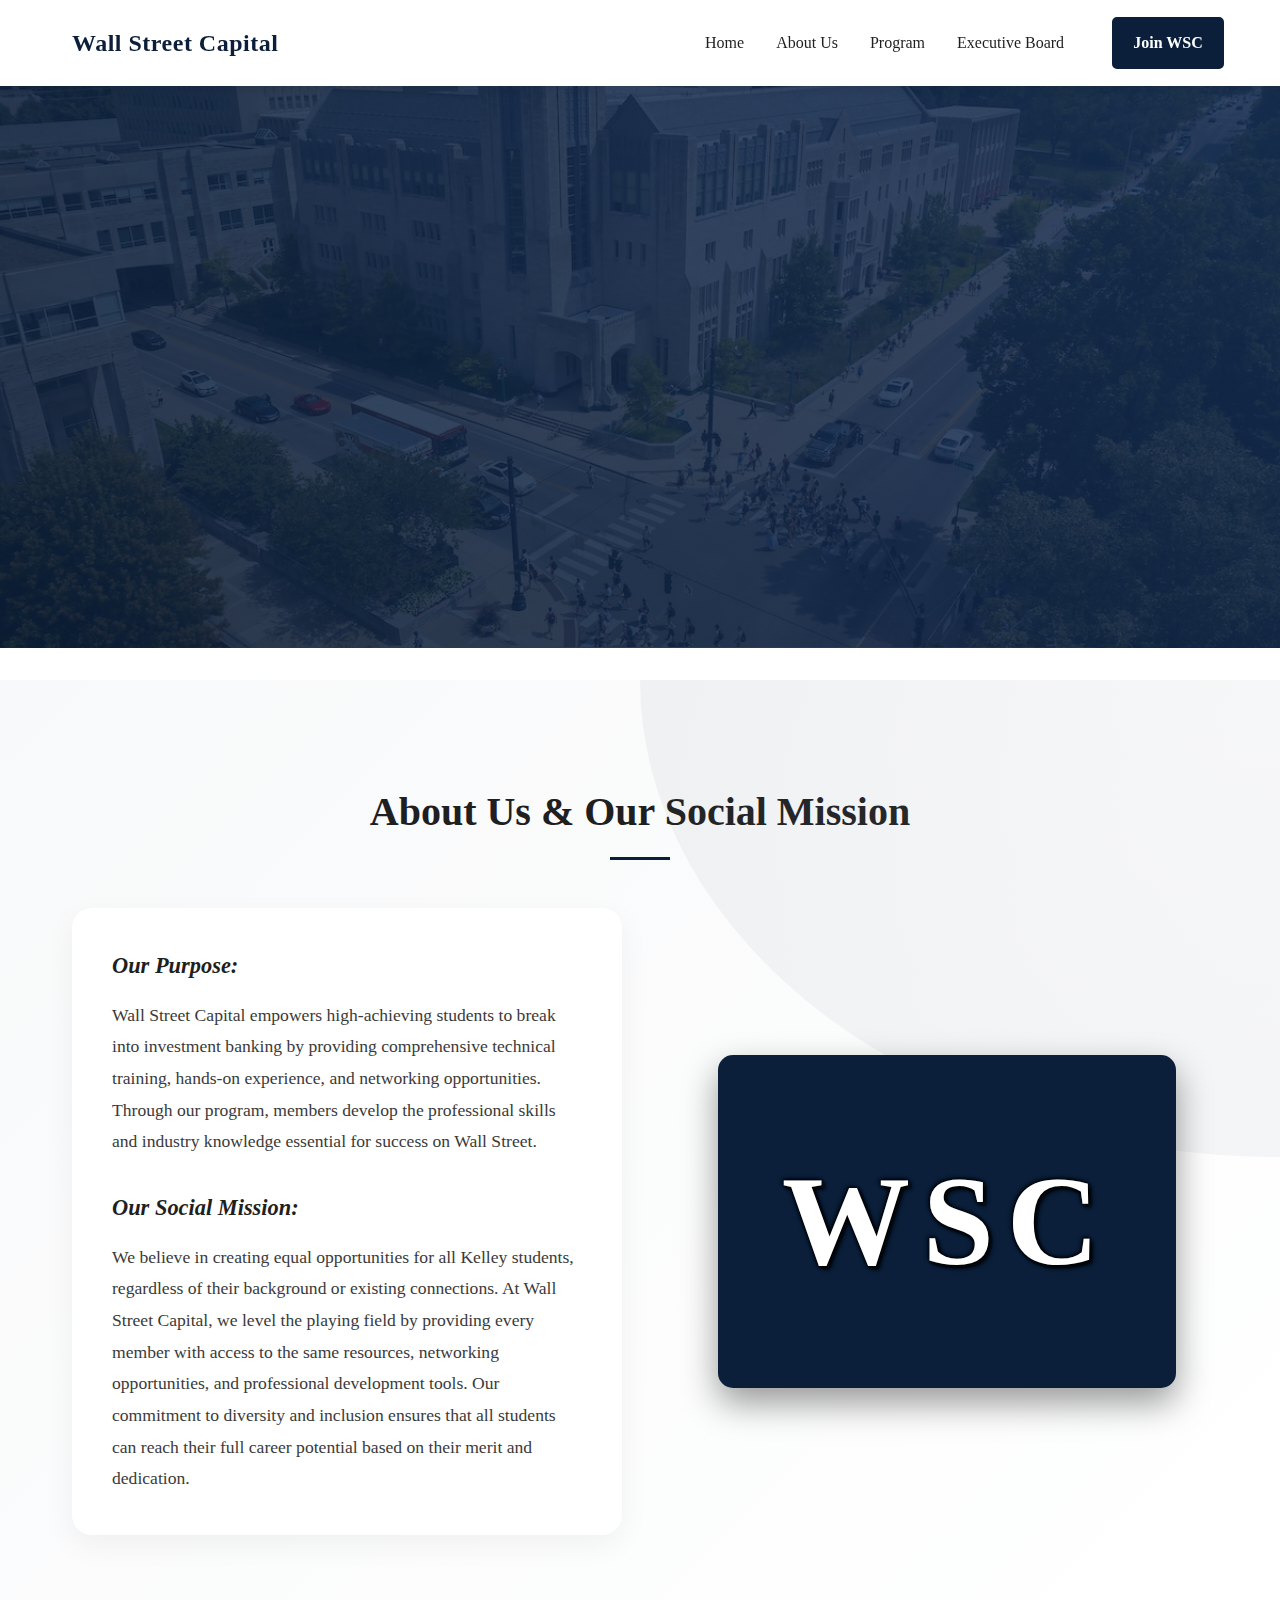
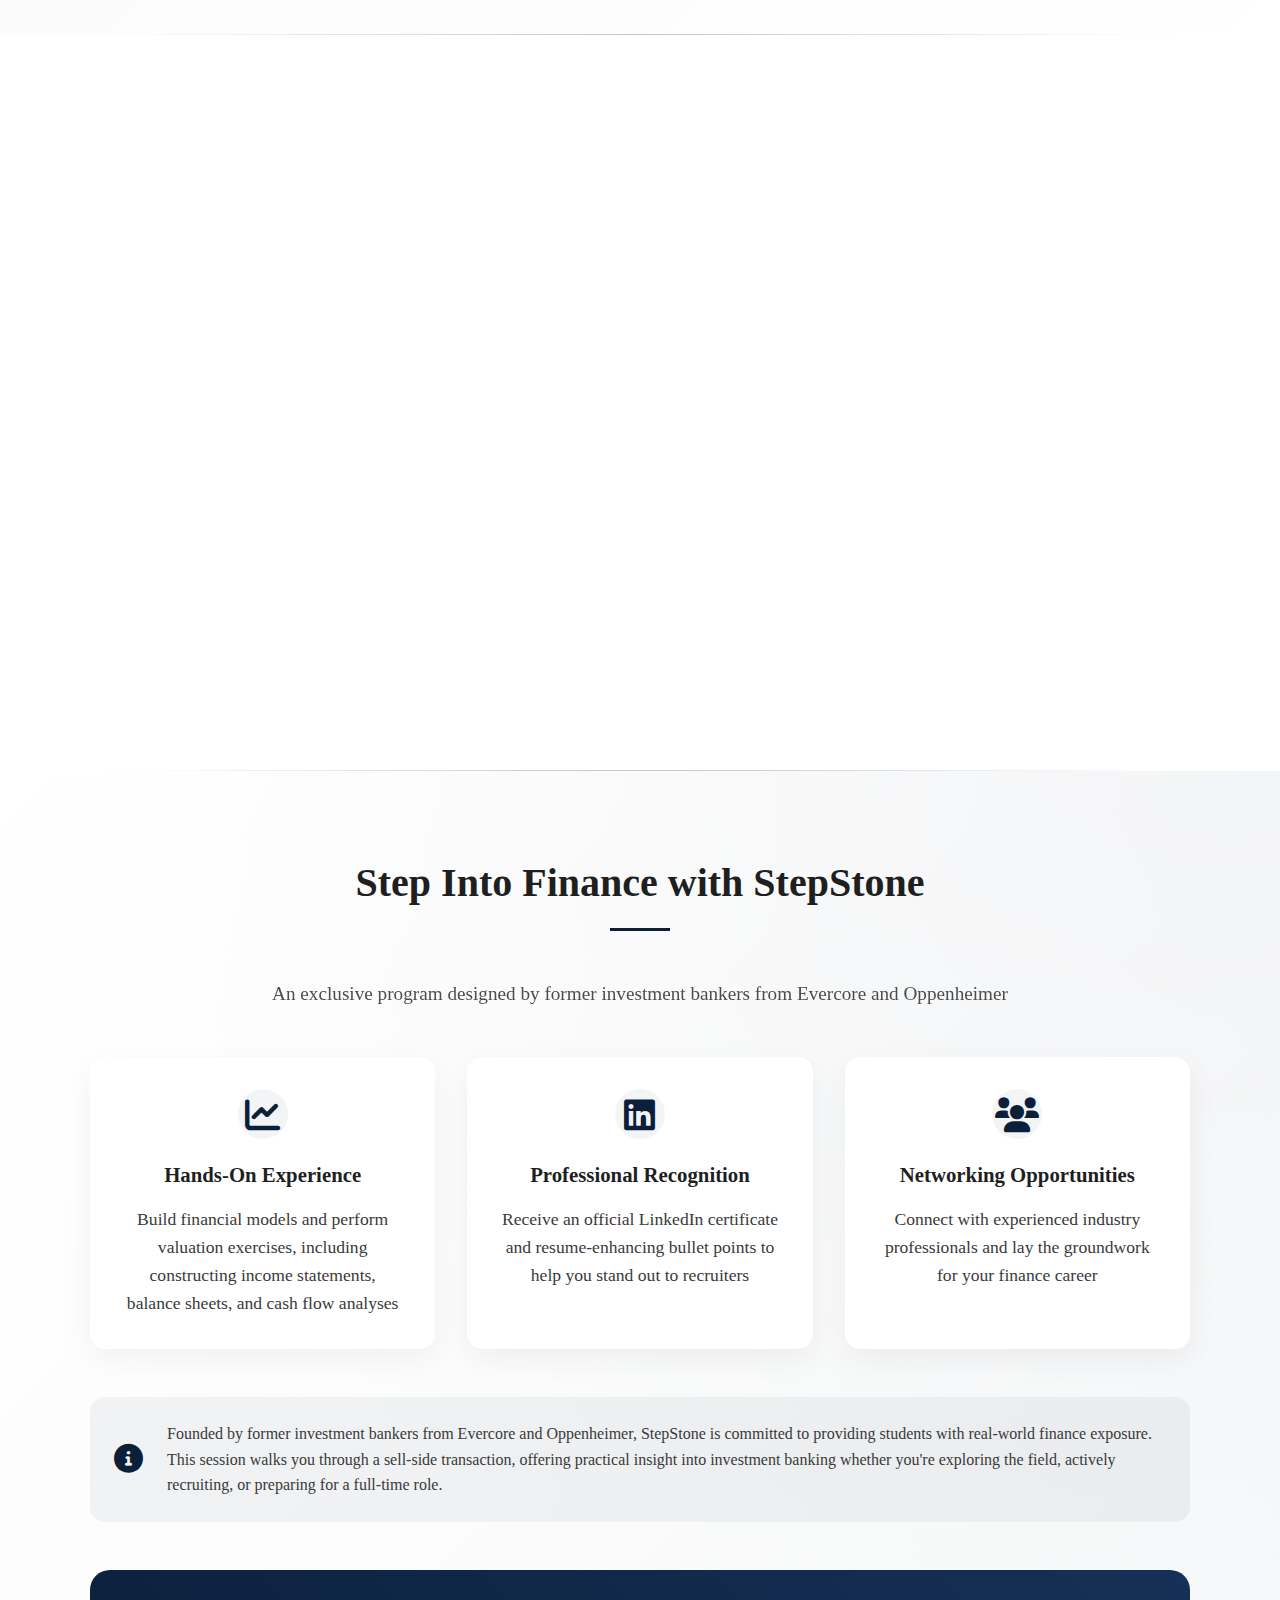
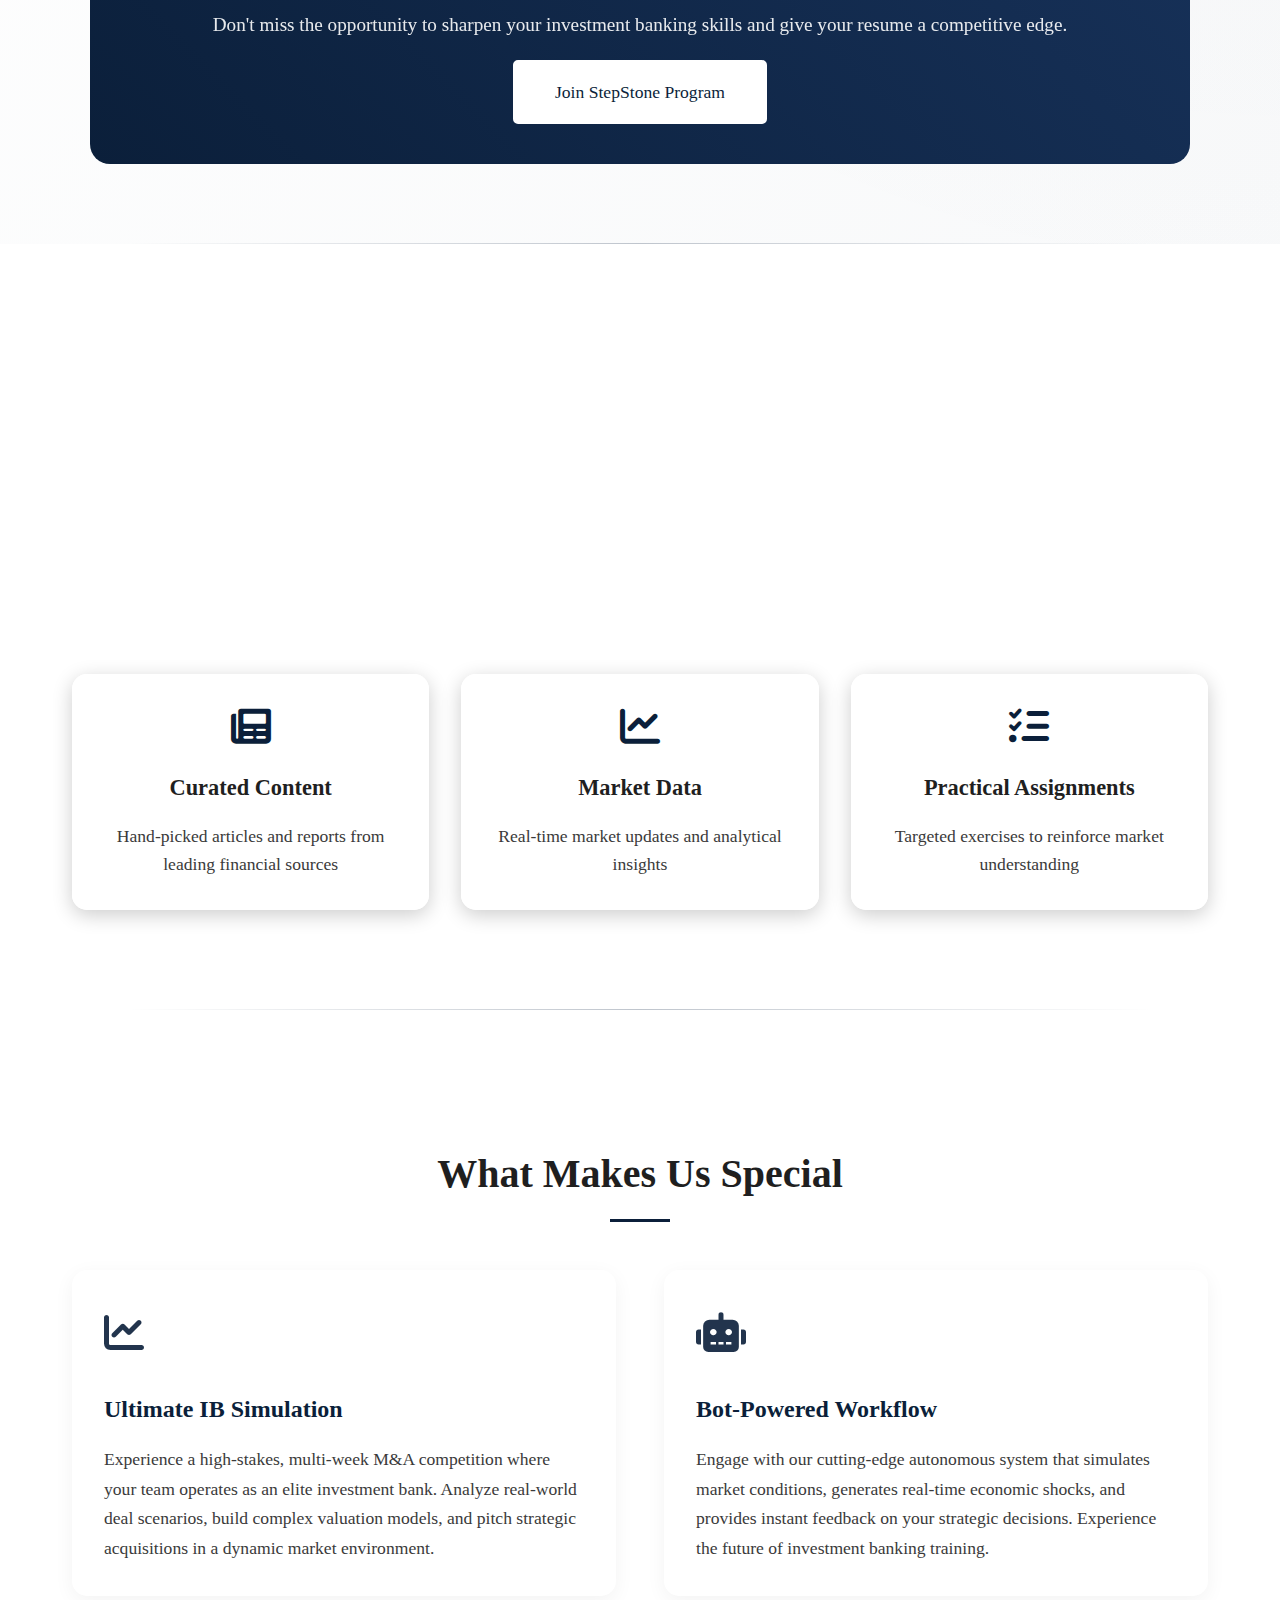
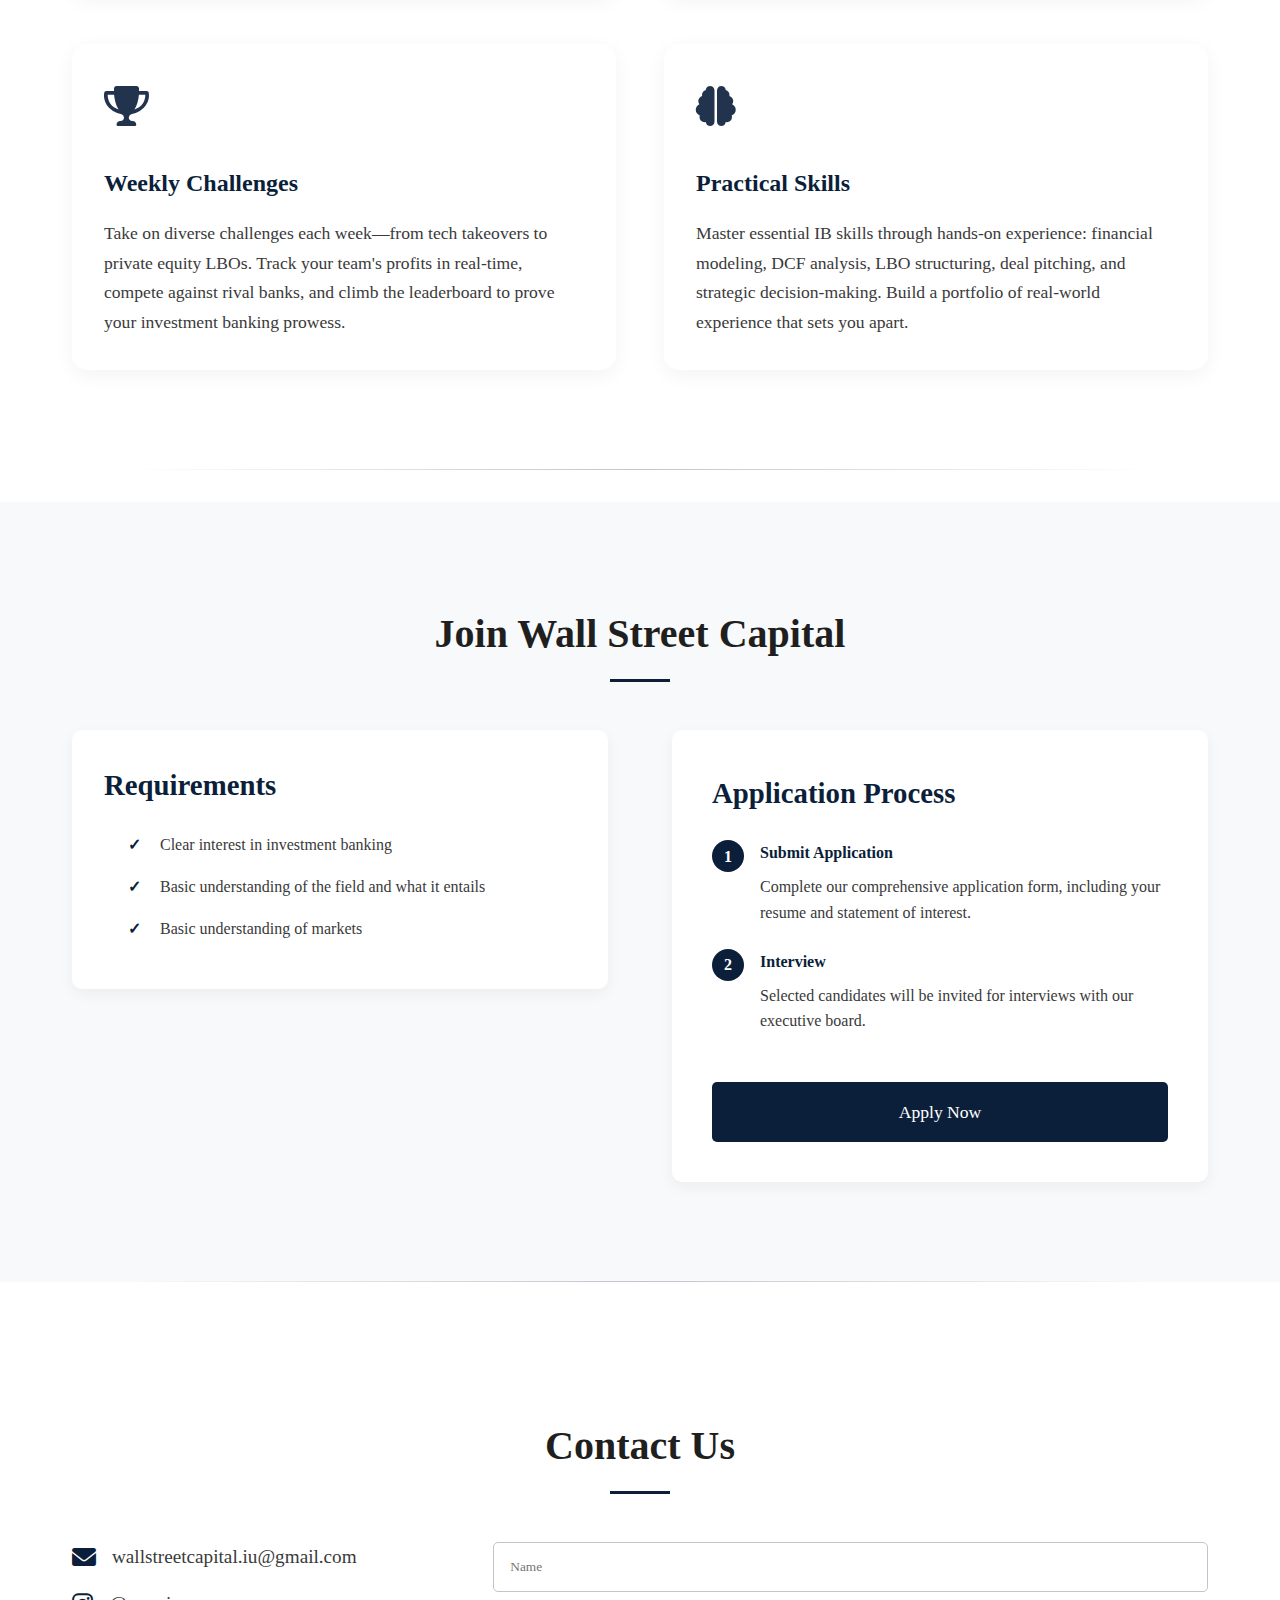
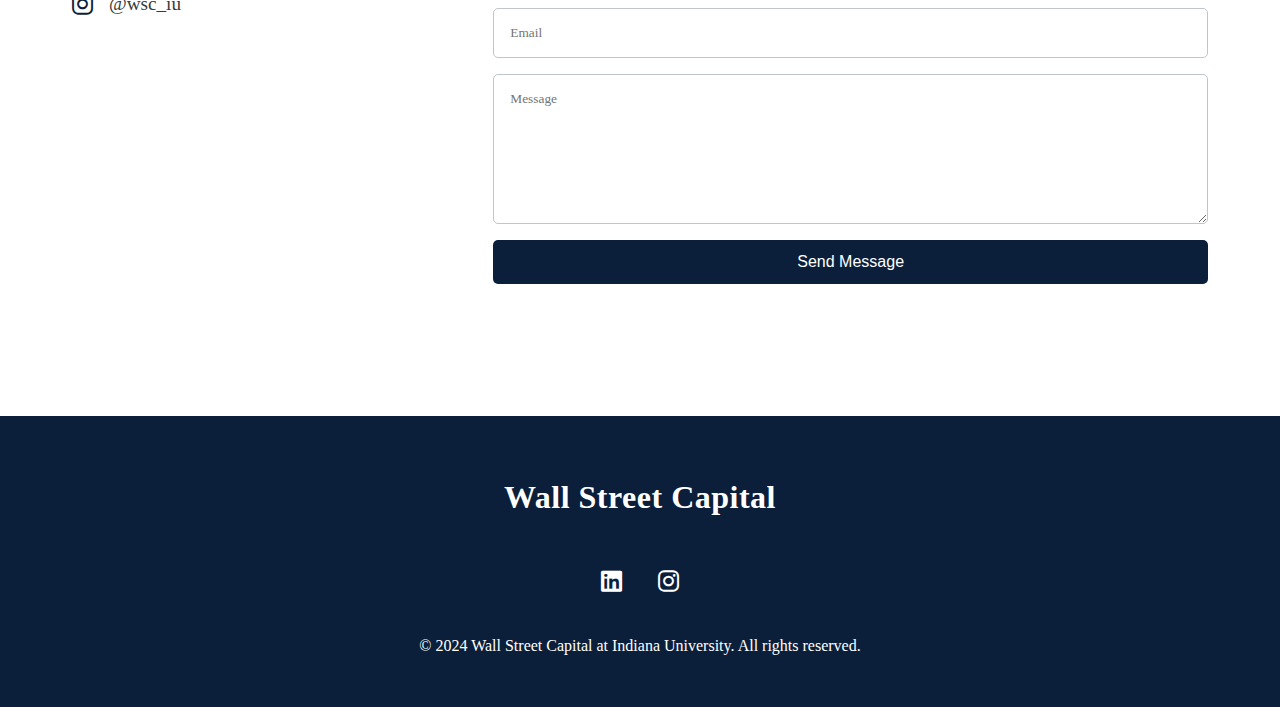
<file: wall-street-capital/index.html>
<!DOCTYPE html>
<html lang="en">
<head>
    <meta charset="UTF-8">
    <meta name="viewport" content="width=device-width, initial-scale=1.0">
    <title>Wall Street Capital at IU Kelley</title>
    <meta name="description" content="IU's premier hands-on investment banking experience. Join Wall Street Capital at Indiana University's Kelley School of Business.">
    <link rel="stylesheet" href="styles.css">
    <link href="https://cdnjs.cloudflare.com/ajax/libs/font-awesome/6.0.0/css/all.min.css" rel="stylesheet">
</head>
<body>
    <nav class="navbar">
        <div class="nav-container">
            <div class="logo">
                <div class="logo-text">Wall Street Capital</div>
            </div>
            <ul class="nav-links">
                <li><a href="#home">Home</a></li>
                <li><a href="#about">About Us</a></li>
                <li><a href="#program">Program</a></li>
                <li><a href="team.html">Executive Board</a></li>
                <li><a href="#join" class="cta-button">Join WSC</a></li>
            </ul>
            <div class="mobile-menu">
                <i class="fas fa-bars"></i>
            </div>
        </div>
    </nav>

    <main>
        <section id="home" class="hero">
            <div class="hero-content">
                <h1 class="animate-text">IU Kelley's Official<br>Investment Banking Simulation</h1>
                <p class="animate-text">Developing the next generation of Wall Street leaders through<br>rigorous training, real-world simulations, and industry connections.</p>
                <a href="#join" class="cta-button animate-text">Join Our Next Cohort</a>
            </div>
        </section>

        <section id="about" class="about">
            <div class="section-container">
                <h2>About Us & Our Social Mission</h2>
                <div class="about-content">
                    <div class="about-text">
                        <h3>Our Purpose:</h3>
                        <p>Wall Street Capital empowers high-achieving students to break into investment banking by providing comprehensive technical training, hands-on experience, and networking opportunities. Through our program, members develop the professional skills and industry knowledge essential for success on Wall Street.</p>
                        
                        <h3>Our Social Mission:</h3>
                        <p>We believe in creating equal opportunities for all Kelley students, regardless of their background or existing connections. At Wall Street Capital, we level the playing field by providing every member with access to the same resources, networking opportunities, and professional development tools. Our commitment to diversity and inclusion ensures that all students can reach their full career potential based on their merit and dedication.</p>
                    </div>
                    <div class="about-image">
                        <div class="styled-logo">
                            <div class="logo-main">WSC</div>
                        </div>
                    </div>
                </div>
            </div>
        </section>

        <section class="divisions-section">
            <div class="section-container">
                <h2>Our Four Divisions</h2>
                <p class="subtitle">Explore our specialized divisions, each playing a vital role in developing future Wall Street leaders.</p>
                
                <div class="divisions-grid">
                    <a href="investment-banking.html" class="division-card">
                        <div class="division-icon">
                            <i class="fas fa-chart-line"></i>
                        </div>
                        <h3>Investment Banking</h3>
                        <p>Master M&A, financial modeling, and deal structuring through hands-on training.</p>
                        <ul class="division-features">
                            <li>Financial Modeling</li>
                            <li>Deal Analysis</li>
                            <li>Valuation Techniques</li>
                        </ul>
                    </a>
                    <a href="technology.html" class="division-card">
                        <div class="division-icon">
                            <i class="fas fa-laptop-code"></i>
                        </div>
                        <h3>Technology</h3>
                        <p>Drive fintech innovation through data analytics and digital solutions.</p>
                        <ul class="division-features">
                            <li>Data Analytics</li>
                            <li>Web Development</li>
                            <li>Automation Tools</li>
                        </ul>
                    </a>
                    <a href="operations.html" class="division-card">
                        <div class="division-icon">
                            <i class="fas fa-cogs"></i>
                        </div>
                        <h3>Operations</h3>
                        <p>Optimize organizational processes and ensure seamless execution.</p>
                        <ul class="division-features">
                            <li>Process Management</li>
                            <li>Risk Assessment</li>
                            <li>Project Coordination</li>
                        </ul>
                    </a>
                    <a href="marketing.html" class="division-card">
                        <div class="division-icon">
                            <i class="fas fa-bullhorn"></i>
                        </div>
                        <h3>Marketing</h3>
                        <p>Lead brand strategy and drive member engagement through creative campaigns.</p>
                        <ul class="division-features">
                            <li>Brand Development</li>
                            <li>Digital Marketing</li>
                            <li>Event Planning</li>
                        </ul>
                    </a>
                </div>
            </div>
        </section>

        <section class="stepstone">
            <div class="section-container">
                <div class="stepstone-header">
                    <h2>Step Into Finance with StepStone</h2>
                    <p class="stepstone-subtitle">An exclusive program designed by former investment bankers from Evercore and Oppenheimer</p>
                </div>
                <div class="stepstone-content">
                    <div class="benefits-grid">
                        <div class="benefit-item">
                            <div class="benefit-icon">
                                <i class="fas fa-chart-line"></i>
                            </div>
                            <h4>Hands-On Experience</h4>
                            <p>Build financial models and perform valuation exercises, including constructing income statements, balance sheets, and cash flow analyses</p>
                        </div>
                        <div class="benefit-item">
                            <div class="benefit-icon">
                                <i class="fab fa-linkedin"></i>
                            </div>
                            <h4>Professional Recognition</h4>
                            <p>Receive an official LinkedIn certificate and resume-enhancing bullet points to help you stand out to recruiters</p>
                        </div>
                        <div class="benefit-item">
                            <div class="benefit-icon">
                                <i class="fas fa-users"></i>
                            </div>
                            <h4>Networking Opportunities</h4>
                            <p>Connect with experienced industry professionals and lay the groundwork for your finance career</p>
                        </div>
                    </div>

                    <div class="curriculum-note">
                        <i class="fas fa-info-circle"></i>
                        <p>Founded by former investment bankers from Evercore and Oppenheimer, StepStone is committed to providing students with real-world finance exposure. This session walks you through a sell-side transaction, offering practical insight into investment banking whether you're exploring the field, actively recruiting, or preparing for a full-time role.</p>
                    </div>

                    <div class="stepstone-action">
                        <p>Don't miss the opportunity to sharpen your investment banking skills and give your resume a competitive edge.</p>
                        <a href="#join" class="cta-button">Join StepStone Program</a>
                    </div>
                </div>
            </div>
        </section>

        <section class="market-prep">
            <div class="section-container">
                <h2>Rigorous Market Preparation</h2>
                <div class="market-prep-content">
                    <div class="market-prep-text">
                        <p>During the onboarding phase, our analysts will receive curated news articles, market data, and research reports three times a week (Monday, Wednesday, and Friday). Each dispatch will include a brief assignment designed to ensure their macroeconomic and market knowledge remains sharp and consistently up to date.</p>
                    </div>
                    <div class="market-prep-features">
                        <div class="prep-feature">
                            <i class="fas fa-newspaper"></i>
                            <h3>Curated Content</h3>
                            <p>Hand-picked articles and reports from leading financial sources</p>
                        </div>
                        <div class="prep-feature">
                            <i class="fas fa-chart-line"></i>
                            <h3>Market Data</h3>
                            <p>Real-time market updates and analytical insights</p>
                        </div>
                        <div class="prep-feature">
                            <i class="fas fa-tasks"></i>
                            <h3>Practical Assignments</h3>
                            <p>Targeted exercises to reinforce market understanding</p>
                        </div>
                    </div>
                </div>
            </div>
        </section>

        <section id="program" class="special-features">
            <div class="section-container">
                <h2>What Makes Us Special</h2>
                <div class="features-grid">
                    <div class="feature-item simulation">
                        <div class="feature-icon">
                            <i class="fas fa-chart-line"></i>
                        </div>
                        <h3>Ultimate IB Simulation</h3>
                        <p>Experience a high-stakes, multi-week M&A competition where your team operates as an elite investment bank. Analyze real-world deal scenarios, build complex valuation models, and pitch strategic acquisitions in a dynamic market environment.</p>
                    </div>
                    <div class="feature-item autonomous">
                        <div class="feature-icon">
                            <i class="fas fa-robot"></i>
                        </div>
                        <h3>Bot-Powered Workflow</h3>
                        <p>Engage with our cutting-edge autonomous system that simulates market conditions, generates real-time economic shocks, and provides instant feedback on your strategic decisions. Experience the future of investment banking training.</p>
                    </div>
                    <div class="feature-item challenges">
                        <div class="feature-icon">
                            <i class="fas fa-trophy"></i>
                        </div>
                        <h3>Weekly Challenges</h3>
                        <p>Take on diverse challenges each week—from tech takeovers to private equity LBOs. Track your team's profits in real-time, compete against rival banks, and climb the leaderboard to prove your investment banking prowess.</p>
                    </div>
                    <div class="feature-item skills">
                        <div class="feature-icon">
                            <i class="fas fa-brain"></i>
                        </div>
                        <h3>Practical Skills</h3>
                        <p>Master essential IB skills through hands-on experience: financial modeling, DCF analysis, LBO structuring, deal pitching, and strategic decision-making. Build a portfolio of real-world experience that sets you apart.</p>
                    </div>
                </div>
            </div>
        </section>

        <section id="join" class="join">
            <div class="section-container">
                <h2>Join Wall Street Capital</h2>
                <div class="join-content">
                    <div class="requirements">
                        <h3>Requirements</h3>
                        <ul>
                            <li>Clear interest in investment banking</li>
                            <li>Basic understanding of the field and what it entails</li>
                            <li>Basic understanding of markets</li>
                        </ul>
                    </div>
                    <div class="application">
                        <h3>Application Process</h3>
                        <div class="process-steps">
                            <div class="step" data-step="1">
                                <div>
                                    <h4>Submit Application</h4>
                                    <p>Complete our comprehensive application form, including your resume and statement of interest.</p>
                                </div>
                            </div>
                            <div class="step" data-step="2">
                                <div>
                                    <h4>Interview</h4>
                                    <p>Selected candidates will be invited for interviews with our executive board.</p>
                                </div>
                            </div>
                        </div>
                        <a href="https://forms.gle/your-application-form" class="cta-button">Apply Now</a>
                    </div>
                </div>
            </div>
        </section>

        <section id="contact" class="contact">
            <div class="section-container">
                <h2>Contact Us</h2>
                <div class="contact-content">
                    <div class="contact-info">
                        <p><i class="fas fa-envelope"></i> wallstreetcapital.iu@gmail.com</p>
                        <p><i class="fab fa-instagram"></i> @wsc_iu</p>
                    </div>
                    <form class="contact-form" id="contact-form">
                        <input type="text" placeholder="Name" required>
                        <input type="email" placeholder="Email" required>
                        <textarea placeholder="Message" required></textarea>
                        <button type="submit" class="cta-button">Send Message</button>
                    </form>
                </div>
            </div>
        </section>
    </main>

    <footer>
        <div class="footer-content">
            <div class="footer-logo">
                <div class="logo-text">Wall Street Capital</div>
            </div>
            <div class="footer-links">
                <div class="social-links">
                    <a href="https://www.linkedin.com/company/wallstreetcapital/posts/" target="_blank"><i class="fab fa-linkedin"></i></a>
                    <a href="https://www.instagram.com/wsc_iu/" target="_blank"><i class="fab fa-instagram"></i></a>
                </div>
            </div>
            <p class="copyright">© 2024 Wall Street Capital at Indiana University. All rights reserved.</p>
        </div>
    </footer>

    <script src="script.js"></script>
</body>
</html>
</file>
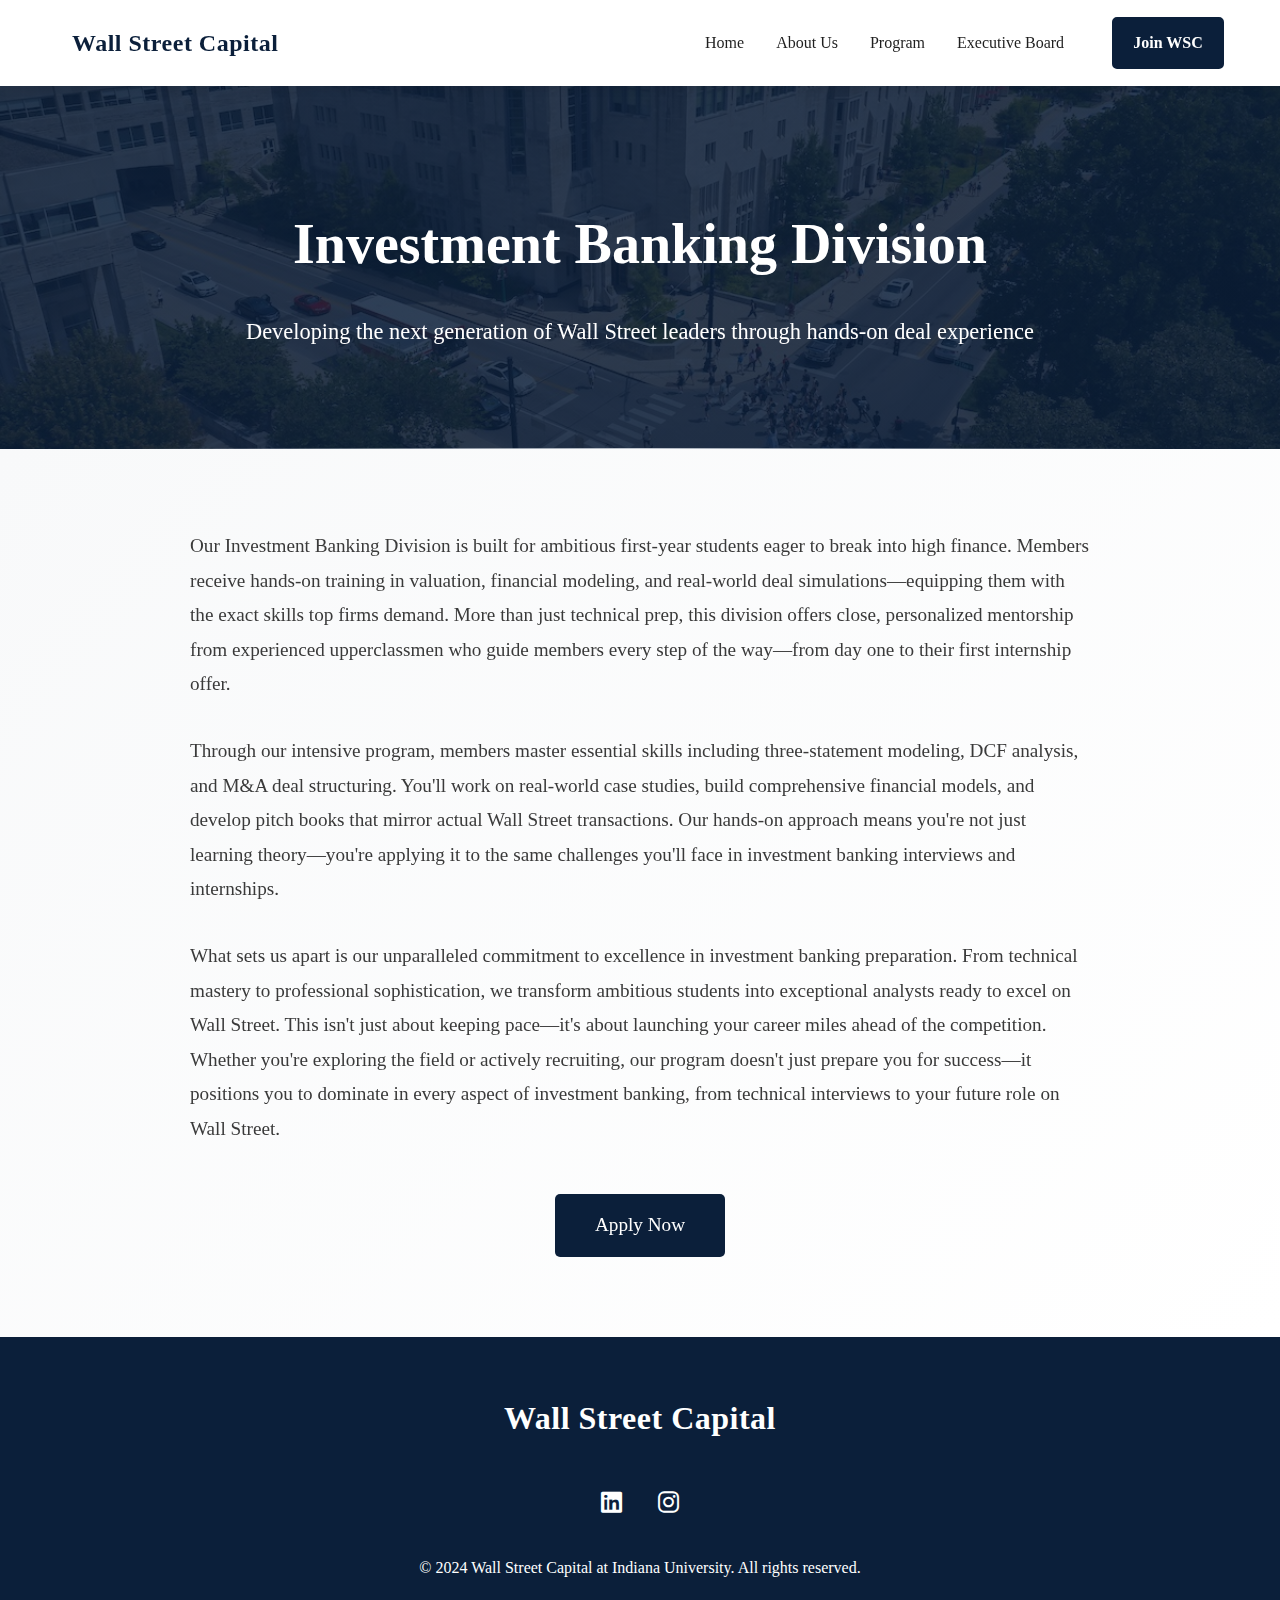
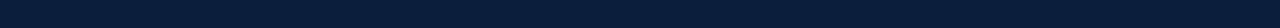
<file: wall-street-capital/investment-banking.html>
<!DOCTYPE html>
<html lang="en">
<head>
    <meta charset="UTF-8">
    <meta name="viewport" content="width=device-width, initial-scale=1.0">
    <title>Investment Banking Division - Wall Street Capital at IU Kelley</title>
    <meta name="description" content="Join Wall Street Capital's Investment Banking Division at Indiana University's Kelley School of Business.">
    <link rel="stylesheet" href="styles.css">
    <link href="https://cdnjs.cloudflare.com/ajax/libs/font-awesome/6.0.0/css/all.min.css" rel="stylesheet">
</head>
<body>
    <nav class="navbar">
        <div class="nav-container">
            <div class="logo">
                <div class="logo-text">Wall Street Capital</div>
            </div>
            <ul class="nav-links">
                <li><a href="index.html#home">Home</a></li>
                <li><a href="index.html#about">About Us</a></li>
                <li><a href="index.html#program">Program</a></li>
                <li><a href="team.html">Executive Board</a></li>
                <li><a href="index.html#join" class="cta-button">Join WSC</a></li>
            </ul>
            <div class="mobile-menu">
                <i class="fas fa-bars"></i>
            </div>
        </div>
    </nav>

    <main>
        <section class="ib-hero">
            <div class="section-container">
                <h1 class="animate-text">Investment Banking Division</h1>
                <p class="subtitle animate-text">Developing the next generation of Wall Street leaders through hands-on deal experience</p>
            </div>
        </section>

        <section class="ib-overview">
            <div class="section-container">
                <div class="overview-content">
                    <p class="ib-description animate-text">
                        Our Investment Banking Division is built for ambitious first-year students eager to break into high finance. Members receive hands-on training in valuation, financial modeling, and real-world deal simulations—equipping them with the exact skills top firms demand. More than just technical prep, this division offers close, personalized mentorship from experienced upperclassmen who guide members every step of the way—from day one to their first internship offer.
                    </p>

                    <p class="ib-description animate-text">
                        Through our intensive program, members master essential skills including three-statement modeling, DCF analysis, and M&A deal structuring. You'll work on real-world case studies, build comprehensive financial models, and develop pitch books that mirror actual Wall Street transactions. Our hands-on approach means you're not just learning theory—you're applying it to the same challenges you'll face in investment banking interviews and internships.
                    </p>

                    <p class="ib-description animate-text">
                        What sets us apart is our unparalleled commitment to excellence in investment banking preparation. From technical mastery to professional sophistication, we transform ambitious students into exceptional analysts ready to excel on Wall Street. This isn't just about keeping pace—it's about launching your career miles ahead of the competition. Whether you're exploring the field or actively recruiting, our program doesn't just prepare you for success—it positions you to dominate in every aspect of investment banking, from technical interviews to your future role on Wall Street.
                    </p>

                    <div class="ib-cta animate-text">
                        <a href="index.html#join" class="cta-button">Apply Now</a>
                    </div>
                </div>
            </div>
        </section>
    </main>

    <footer>
        <div class="footer-content">
            <div class="footer-logo">
                <div class="logo-text">Wall Street Capital</div>
            </div>
            <div class="footer-links">
                <div class="social-links">
                    <a href="https://www.linkedin.com/company/wallstreetcapital/posts/" target="_blank"><i class="fab fa-linkedin"></i></a>
                    <a href="https://www.instagram.com/wsc_iu/" target="_blank"><i class="fab fa-instagram"></i></a>
                </div>
            </div>
            <p class="copyright">© 2024 Wall Street Capital at Indiana University. All rights reserved.</p>
        </div>
    </footer>

    <script src="script.js"></script>
</body>
</html>
</file>
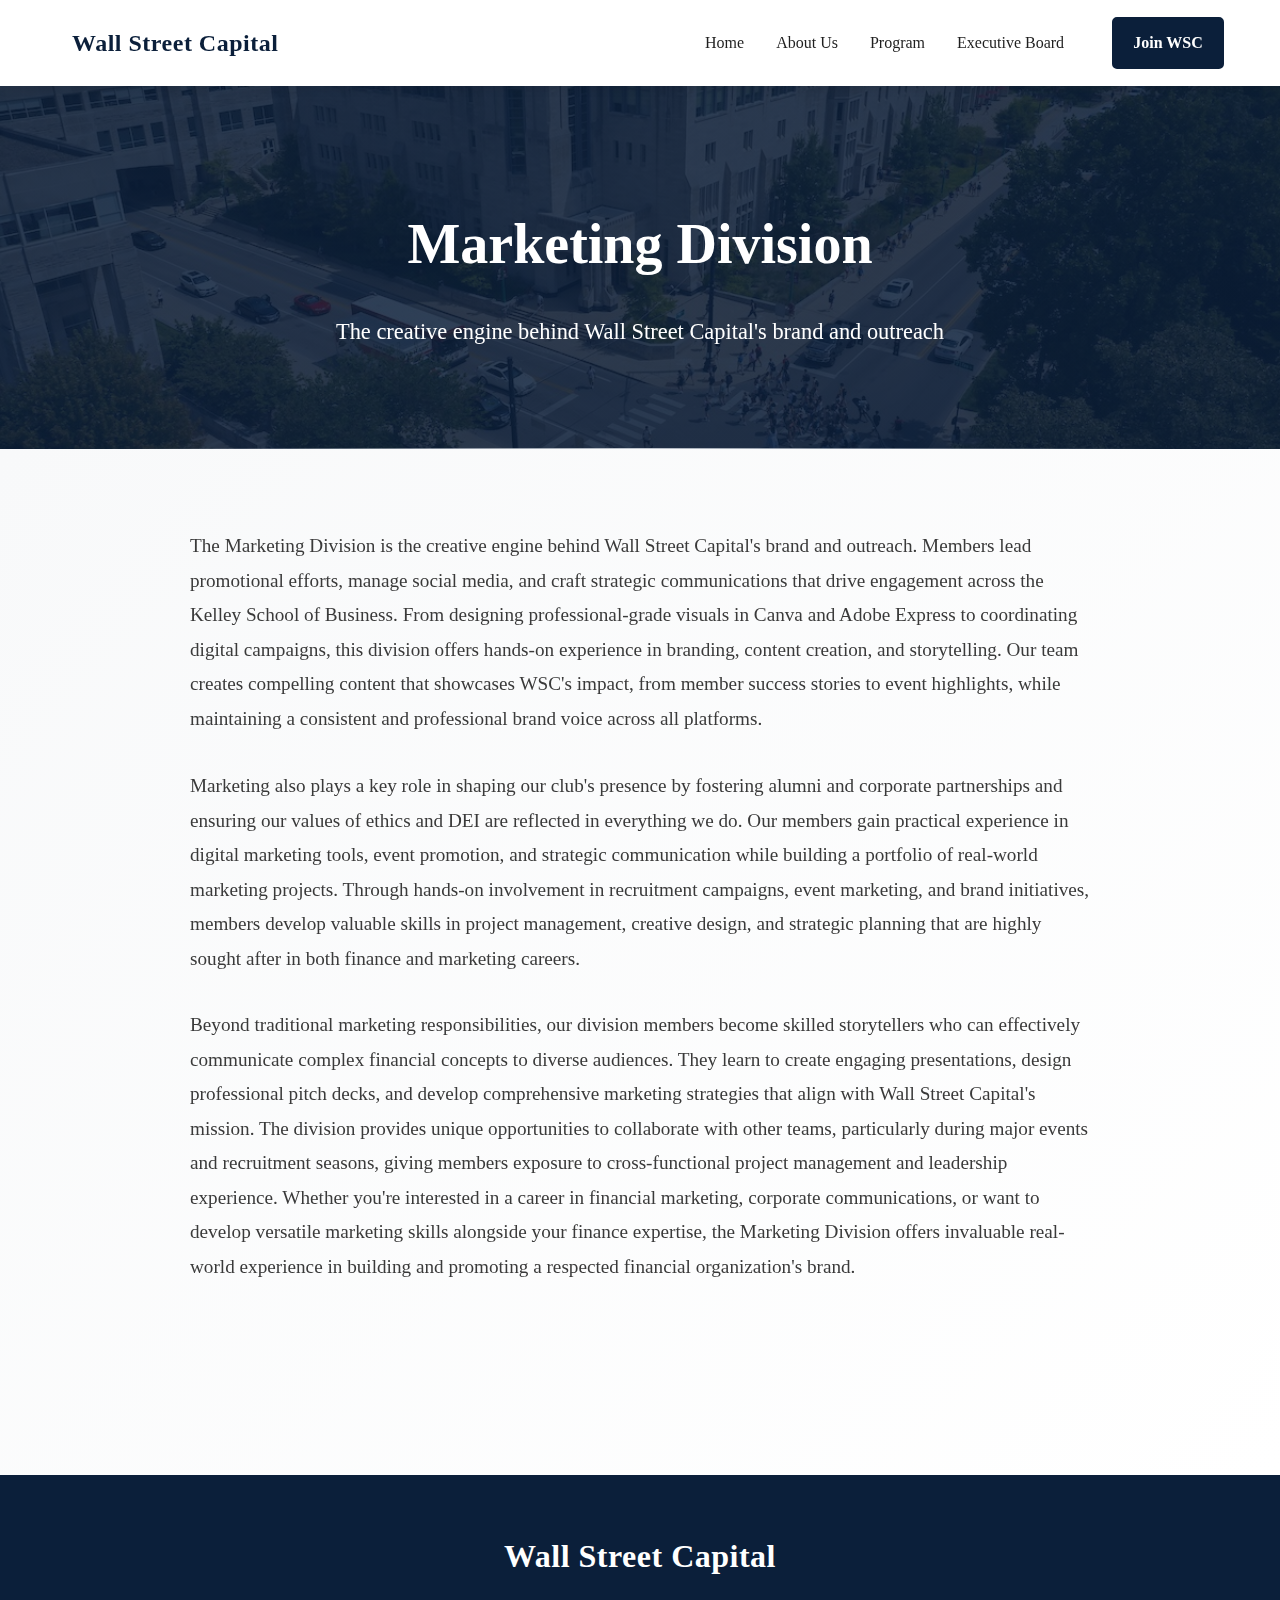
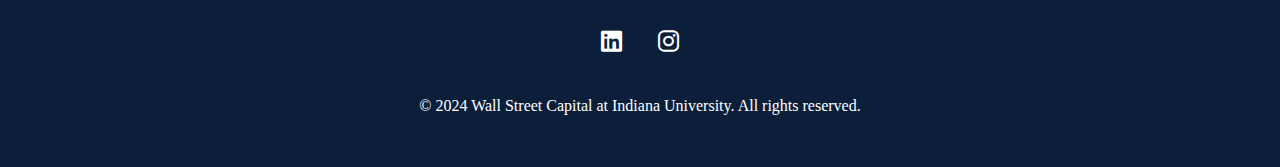
<file: wall-street-capital/marketing.html>
<!DOCTYPE html>
<html lang="en">
<head>
    <meta charset="UTF-8">
    <meta name="viewport" content="width=device-width, initial-scale=1.0">
    <title>Marketing Division - Wall Street Capital</title>
    <meta name="description" content="Join Wall Street Capital's Marketing Division at Indiana University's Kelley School of Business.">
    <link rel="stylesheet" href="styles.css">
    <link rel="stylesheet" href="https://cdnjs.cloudflare.com/ajax/libs/font-awesome/6.0.0/css/all.min.css">
</head>
<body>
    <nav class="navbar">
        <div class="nav-container">
            <div class="logo">
                <div class="logo-text">Wall Street Capital</div>
            </div>
            <ul class="nav-links">
                <li><a href="index.html#home">Home</a></li>
                <li><a href="index.html#about">About Us</a></li>
                <li><a href="index.html#program">Program</a></li>
                <li><a href="team.html">Executive Board</a></li>
                <li><a href="index.html#join" class="cta-button">Join WSC</a></li>
            </ul>
            <div class="mobile-menu">
                <i class="fas fa-bars"></i>
            </div>
        </div>
    </nav>

    <main>
        <section class="ib-hero">
            <div class="section-container">
                <h1 class="animate-text">Marketing Division</h1>
                <p class="subtitle animate-text">The creative engine behind Wall Street Capital's brand and outreach</p>
            </div>
        </section>

        <section class="ib-overview">
            <div class="section-container">
                <div class="overview-content">
                    <p class="ib-description animate-text">
                        The Marketing Division is the creative engine behind Wall Street Capital's brand and outreach. Members lead promotional efforts, manage social media, and craft strategic communications that drive engagement across the Kelley School of Business. From designing professional-grade visuals in Canva and Adobe Express to coordinating digital campaigns, this division offers hands-on experience in branding, content creation, and storytelling. Our team creates compelling content that showcases WSC's impact, from member success stories to event highlights, while maintaining a consistent and professional brand voice across all platforms.
                    </p>

                    <p class="ib-description animate-text-delay">
                        Marketing also plays a key role in shaping our club's presence by fostering alumni and corporate partnerships and ensuring our values of ethics and DEI are reflected in everything we do. Our members gain practical experience in digital marketing tools, event promotion, and strategic communication while building a portfolio of real-world marketing projects. Through hands-on involvement in recruitment campaigns, event marketing, and brand initiatives, members develop valuable skills in project management, creative design, and strategic planning that are highly sought after in both finance and marketing careers.
                    </p>

                    <p class="ib-description animate-text-delay-2">
                        Beyond traditional marketing responsibilities, our division members become skilled storytellers who can effectively communicate complex financial concepts to diverse audiences. They learn to create engaging presentations, design professional pitch decks, and develop comprehensive marketing strategies that align with Wall Street Capital's mission. The division provides unique opportunities to collaborate with other teams, particularly during major events and recruitment seasons, giving members exposure to cross-functional project management and leadership experience. Whether you're interested in a career in financial marketing, corporate communications, or want to develop versatile marketing skills alongside your finance expertise, the Marketing Division offers invaluable real-world experience in building and promoting a respected financial organization's brand.
                    </p>

                    <div class="ib-cta animate-text-delay-3">
                        <a href="index.html#join" class="cta-button">Apply Now</a>
                    </div>
                </div>
            </div>
        </section>
    </main>

    <footer>
        <div class="footer-content">
            <div class="footer-logo">
                <div class="logo-text">Wall Street Capital</div>
            </div>
            <div class="footer-links">
                <div class="social-links">
                    <a href="https://www.linkedin.com/company/wallstreetcapital/posts/" target="_blank"><i class="fab fa-linkedin"></i></a>
                    <a href="https://www.instagram.com/wsc_iu/" target="_blank"><i class="fab fa-instagram"></i></a>
                </div>
            </div>
            <p class="copyright">© 2024 Wall Street Capital at Indiana University. All rights reserved.</p>
        </div>
    </footer>

    <script src="script.js"></script>
</body>
</html>
</file>
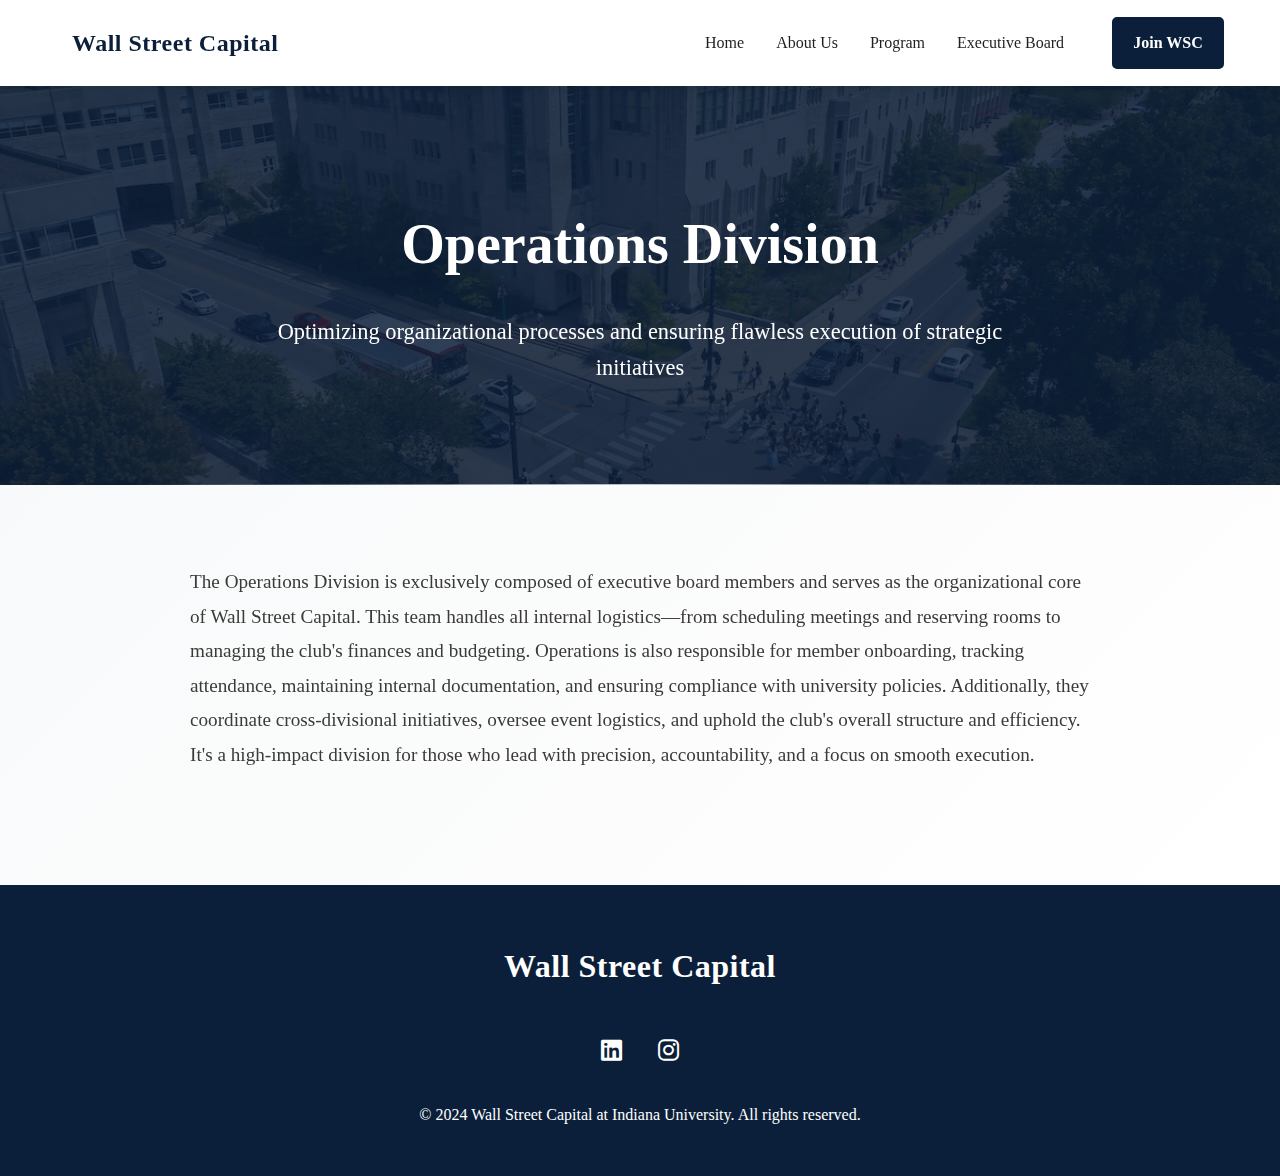
<file: wall-street-capital/operations.html>
<!DOCTYPE html>
<html lang="en">
<head>
    <meta charset="UTF-8">
    <meta name="viewport" content="width=device-width, initial-scale=1.0">
    <title>Operations Division - Wall Street Capital at IU Kelley</title>
    <meta name="description" content="Join Wall Street Capital's Operations Division at Indiana University's Kelley School of Business.">
    <link rel="stylesheet" href="styles.css">
    <link href="https://cdnjs.cloudflare.com/ajax/libs/font-awesome/6.0.0/css/all.min.css" rel="stylesheet">
</head>
<body>
    <nav class="navbar">
        <div class="nav-container">
            <div class="logo">
                <div class="logo-text">Wall Street Capital</div>
            </div>
            <ul class="nav-links">
                <li><a href="index.html#home">Home</a></li>
                <li><a href="index.html#about">About Us</a></li>
                <li><a href="index.html#program">Program</a></li>
                <li><a href="team.html">Executive Board</a></li>
                <li><a href="index.html#join" class="cta-button">Join WSC</a></li>
            </ul>
            <div class="mobile-menu">
                <i class="fas fa-bars"></i>
            </div>
        </div>
    </nav>

    <main>
        <section class="ib-hero">
            <div class="section-container">
                <h1 class="animate-text">Operations Division</h1>
                <p class="subtitle animate-text">Optimizing organizational processes and ensuring flawless execution of strategic initiatives</p>
            </div>
        </section>

        <section class="ib-overview">
            <div class="section-container">
                <div class="overview-content">
                    <p class="ib-description animate-text">
                        The Operations Division is exclusively composed of executive board members and serves as the organizational core of Wall Street Capital. This team handles all internal logistics—from scheduling meetings and reserving rooms to managing the club's finances and budgeting. Operations is also responsible for member onboarding, tracking attendance, maintaining internal documentation, and ensuring compliance with university policies. Additionally, they coordinate cross-divisional initiatives, oversee event logistics, and uphold the club's overall structure and efficiency. It's a high-impact division for those who lead with precision, accountability, and a focus on smooth execution.
                    </p>
                </div>
            </div>
        </section>
    </main>

    <footer>
        <div class="footer-content">
            <div class="footer-logo">
                <div class="logo-text">Wall Street Capital</div>
            </div>
            <div class="footer-links">
                <div class="social-links">
                    <a href="https://www.linkedin.com/company/wallstreetcapital/posts/" target="_blank"><i class="fab fa-linkedin"></i></a>
                    <a href="https://www.instagram.com/wsc_iu/" target="_blank"><i class="fab fa-instagram"></i></a>
                </div>
            </div>
            <p class="copyright">© 2024 Wall Street Capital at Indiana University. All rights reserved.</p>
        </div>
    </footer>

    <script src="script.js"></script>
</body>
</html>
</file>
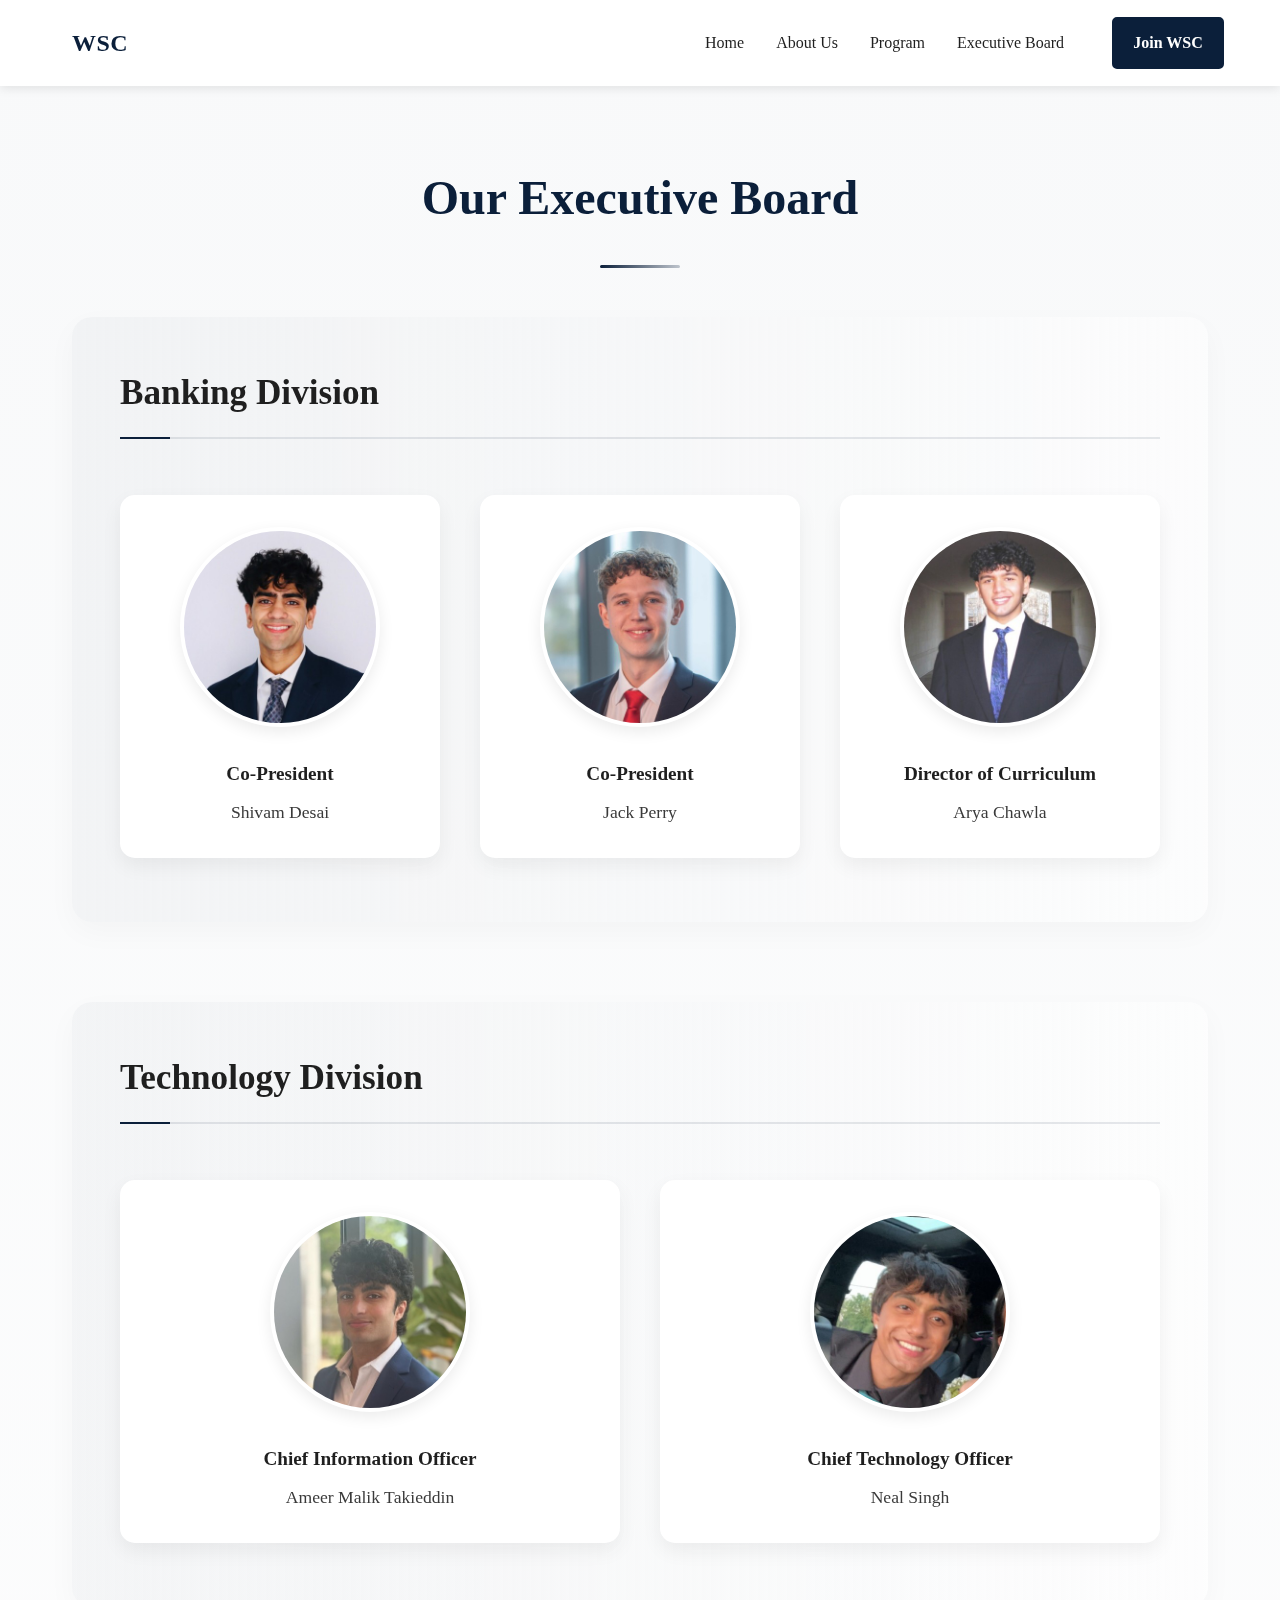
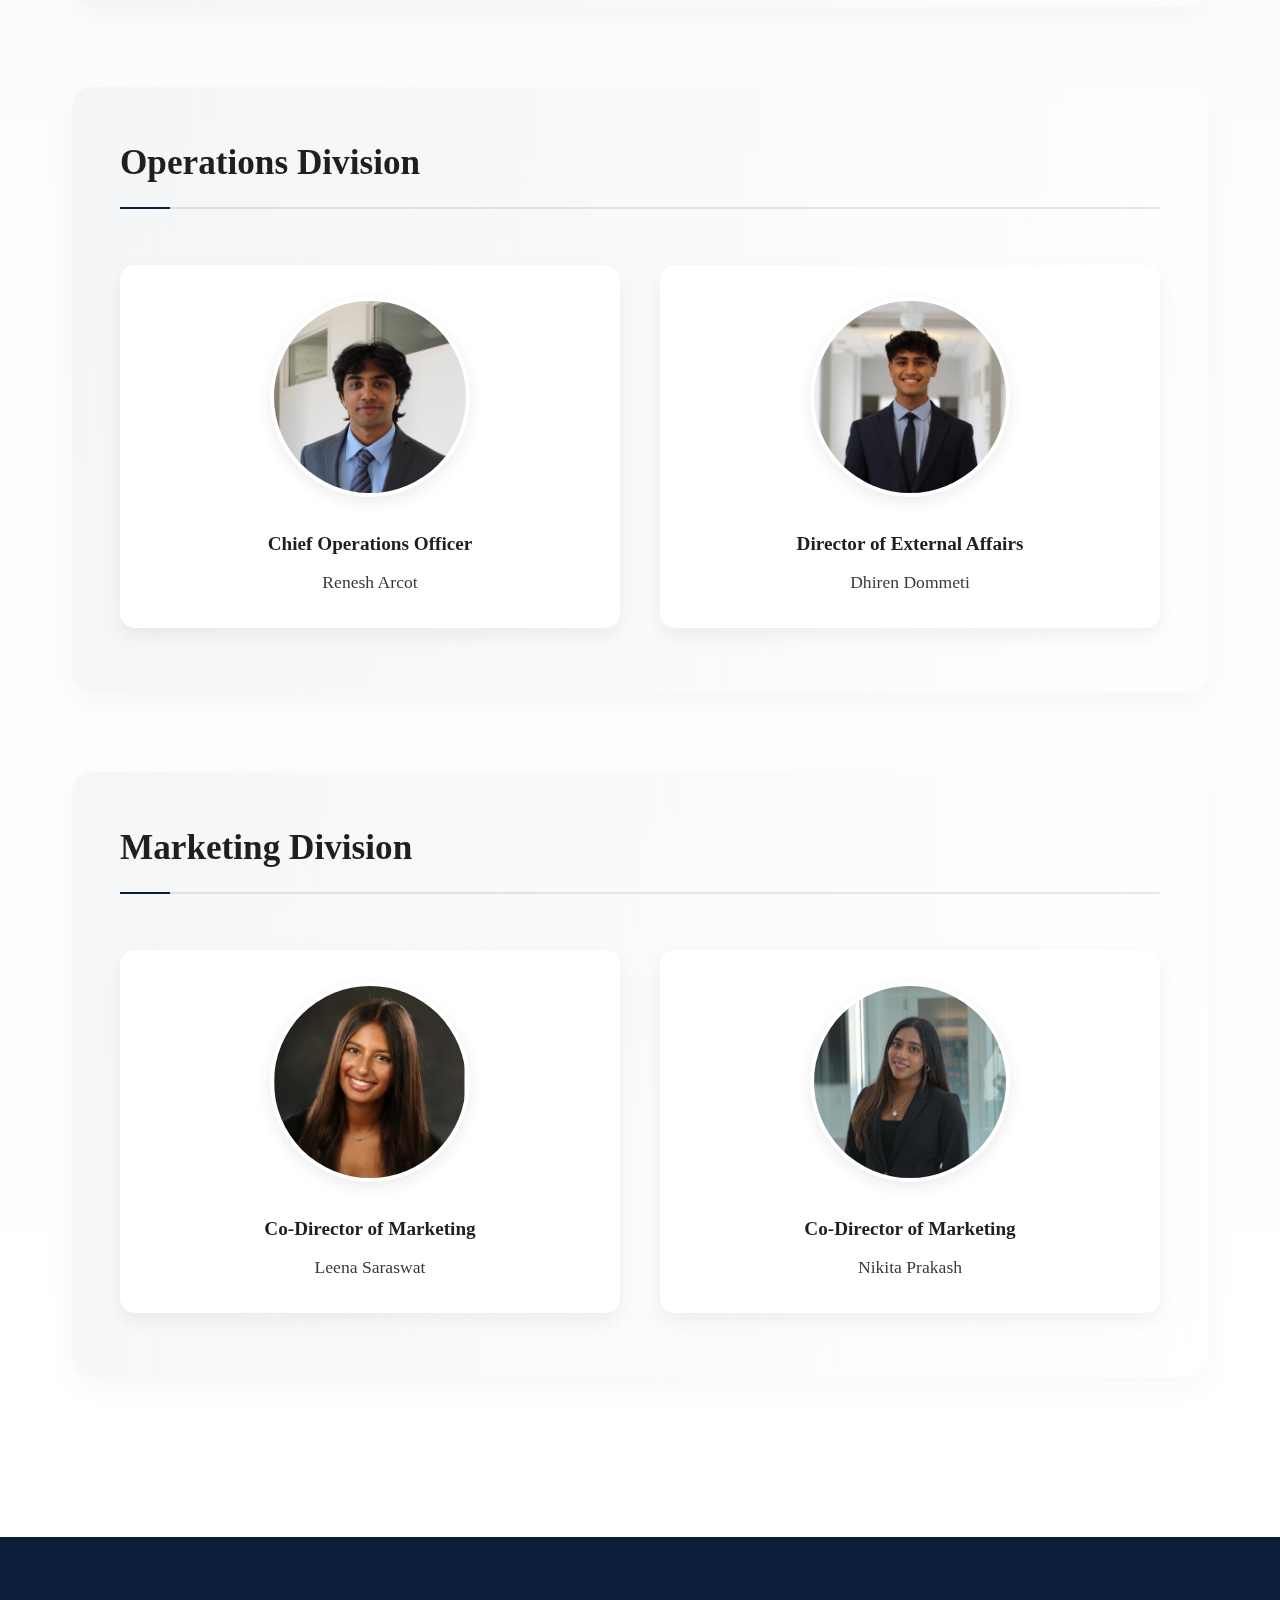
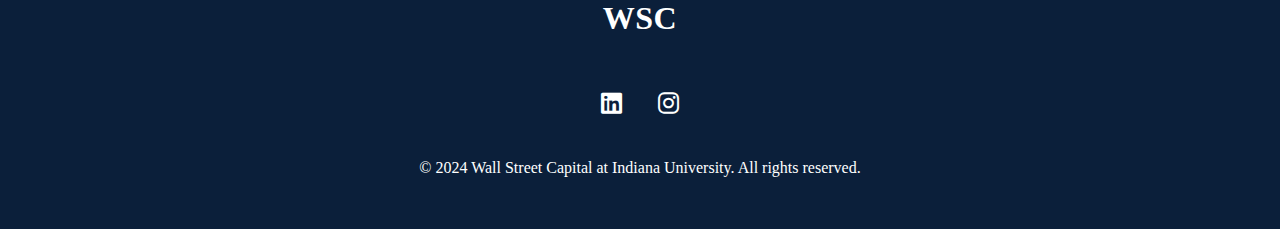
<file: wall-street-capital/team.html>
<!DOCTYPE html>
<html lang="en">
<head>
    <meta charset="UTF-8">
    <meta name="viewport" content="width=device-width, initial-scale=1.0">
    <title>Our Team - Wall Street Capital at IU Kelley</title>
    <meta name="description" content="Meet the leadership team of Wall Street Capital at Indiana University's Kelley School of Business.">
    <link rel="stylesheet" href="styles.css">
    <link href="https://cdnjs.cloudflare.com/ajax/libs/font-awesome/6.0.0/css/all.min.css" rel="stylesheet">
</head>
<body>
    <nav class="navbar">
        <div class="nav-container">
            <div class="logo">
                <div class="logo-text">WSC</div>
            </div>
            <ul class="nav-links">
                <li><a href="index.html#home">Home</a></li>
                <li><a href="index.html#about">About Us</a></li>
                <li><a href="index.html#program">Program</a></li>
                <li><a href="team.html">Executive Board</a></li>
                <li><a href="index.html#join" class="cta-button">Join WSC</a></li>
            </ul>
            <div class="mobile-menu">
                <i class="fas fa-bars"></i>
            </div>
        </div>
    </nav>

    <main>
        <section class="team">
            <div class="section-container">
                <h2 class="animate-text">Our Executive Board</h2>
                
                <!-- Banking Division -->
                <div class="division animate-text-delay">
                    <h3 class="division-title">Banking Division</h3>
                    <div class="team-grid">
                        <a href="https://www.linkedin.com/in/shivdes/" target="_blank" class="team-member-link">
                            <div class="team-member">
                                <div class="member-image">
                                    <img src="assets/headshots/co-president-1.jpg" 
                                         alt="Co-President"
                                         onerror="this.src='assets/headshots/placeholder.jpg'"
                                         loading="lazy">
                                </div>
                                <h3>Co-President</h3>
                                <p class="member-name">Shivam Desai</p>
                            </div>
                        </a>
                        <a href="https://www.linkedin.com/in/perryjack/" target="_blank" class="team-member-link">
                            <div class="team-member">
                                <div class="member-image">
                                    <img src="assets/headshots/co-president-2.jpg" 
                                         alt="Co-President"
                                         onerror="this.src='assets/headshots/placeholder.jpg'"
                                         loading="lazy">
                                </div>
                                <h3>Co-President</h3>
                                <p class="member-name">Jack Perry</p>
                            </div>
                        </a>
                        <a href="https://www.linkedin.com/in/aryachawla2006/" target="_blank" class="team-member-link">
                            <div class="team-member">
                                <div class="member-image">
                                    <img src="assets/headshots/curriculum-director.jpg" 
                                         alt="Director of Curriculum"
                                         onerror="this.src='assets/headshots/placeholder.jpg'"
                                         loading="lazy">
                                </div>
                                <h3>Director of Curriculum</h3>
                                <p class="member-name">Arya Chawla</p>
                            </div>
                        </a>
                    </div>
                </div>

                <!-- Technology Division -->
                <div class="division animate-text-delay-2">
                    <h3 class="division-title">Technology Division</h3>
                    <div class="team-grid">
                        <a href="https://www.linkedin.com/in/ameermaliktakieddin/" target="_blank" class="team-member-link">
                            <div class="team-member">
                                <div class="member-image">
                                    <img src="assets/headshots/cio.jpg" 
                                         alt="Chief Information Officer"
                                         onerror="this.src='assets/headshots/placeholder.jpg'"
                                         loading="lazy">
                                </div>
                                <h3>Chief Information Officer</h3>
                                <p class="member-name">Ameer Malik Takieddin</p>
                            </div>
                        </a>
                        <a href="https://www.linkedin.com/in/nealsinghh/" target="_blank" class="team-member-link">
                            <div class="team-member">
                                <div class="member-image">
                                    <img src="assets/headshots/cto.jpg" 
                                         alt="Chief Technology Officer"
                                         onerror="this.src='assets/headshots/placeholder.jpg'"
                                         loading="lazy">
                                </div>
                                <h3>Chief Technology Officer</h3>
                                <p class="member-name">Neal Singh</p>
                            </div>
                        </a>
                    </div>
                </div>

                <!-- Operations Division -->
                <div class="division animate-text-delay-3">
                    <h3 class="division-title">Operations Division</h3>
                    <div class="team-grid">
                        <a href="https://www.linkedin.com/in/renesharcot/" target="_blank" class="team-member-link">
                            <div class="team-member">
                                <div class="member-image">
                                    <img src="assets/headshots/coo.jpg" 
                                         alt="Chief Operations Officer"
                                         onerror="this.src='assets/headshots/placeholder.jpg'"
                                         loading="lazy">
                                </div>
                                <h3>Chief Operations Officer</h3>
                                <p class="member-name">Renesh Arcot</p>
                            </div>
                        </a>
                        <a href="https://www.linkedin.com/in/dhiren-dommeti/" target="_blank" class="team-member-link">
                            <div class="team-member">
                                <div class="member-image">
                                    <img src="assets/headshots/external-affairs.jpg" 
                                         alt="Director of External Affairs"
                                         onerror="this.src='assets/headshots/placeholder.jpg'"
                                         loading="lazy">
                                </div>
                                <h3>Director of External Affairs</h3>
                                <p class="member-name">Dhiren Dommeti</p>
                            </div>
                        </a>
                    </div>
                </div>

                <!-- Marketing Division -->
                <div class="division animate-text-delay-4">
                    <h3 class="division-title">Marketing Division</h3>
                    <div class="team-grid">
                        <a href="https://www.linkedin.com/in/leenasaraswat/" target="_blank" class="team-member-link">
                            <div class="team-member">
                                <div class="member-image">
                                    <img src="assets/headshots/marketing-director.jpg" 
                                         alt="Co-Director of Marketing"
                                         onerror="this.src='assets/headshots/placeholder.jpg'"
                                         loading="lazy">
                                </div>
                                <h3>Co-Director of Marketing</h3>
                                <p class="member-name">Leena Saraswat</p>
                            </div>
                        </a>
                        <a href="https://www.linkedin.com/in/nikitaprakash-/" target="_blank" class="team-member-link">
                            <div class="team-member">
                                <div class="member-image">
                                    <img src="assets/headshots/marketing-director (2).jpg" 
                                         alt="Co-Director of Marketing"
                                         onerror="this.src='assets/headshots/placeholder.jpg'"
                                         loading="lazy">
                                </div>
                                <h3>Co-Director of Marketing</h3>
                                <p class="member-name">Nikita Prakash</p>
                            </div>
                        </a>
                    </div>
                </div>
            </div>
        </section>
    </main>

    <footer>
        <div class="footer-content">
            <div class="footer-logo">
                <div class="logo-text">WSC</div>
            </div>
            <div class="footer-links">
                <div class="social-links">
                    <a href="https://www.linkedin.com/company/wallstreetcapital/posts/" target="_blank"><i class="fab fa-linkedin"></i></a>
                    <a href="https://www.instagram.com/wsc_iu/" target="_blank"><i class="fab fa-instagram"></i></a>
                </div>
            </div>
            <p class="copyright">© 2024 Wall Street Capital at Indiana University. All rights reserved.</p>
        </div>
    </footer>

    <script src="script.js"></script>
</body>
</html>
</file>
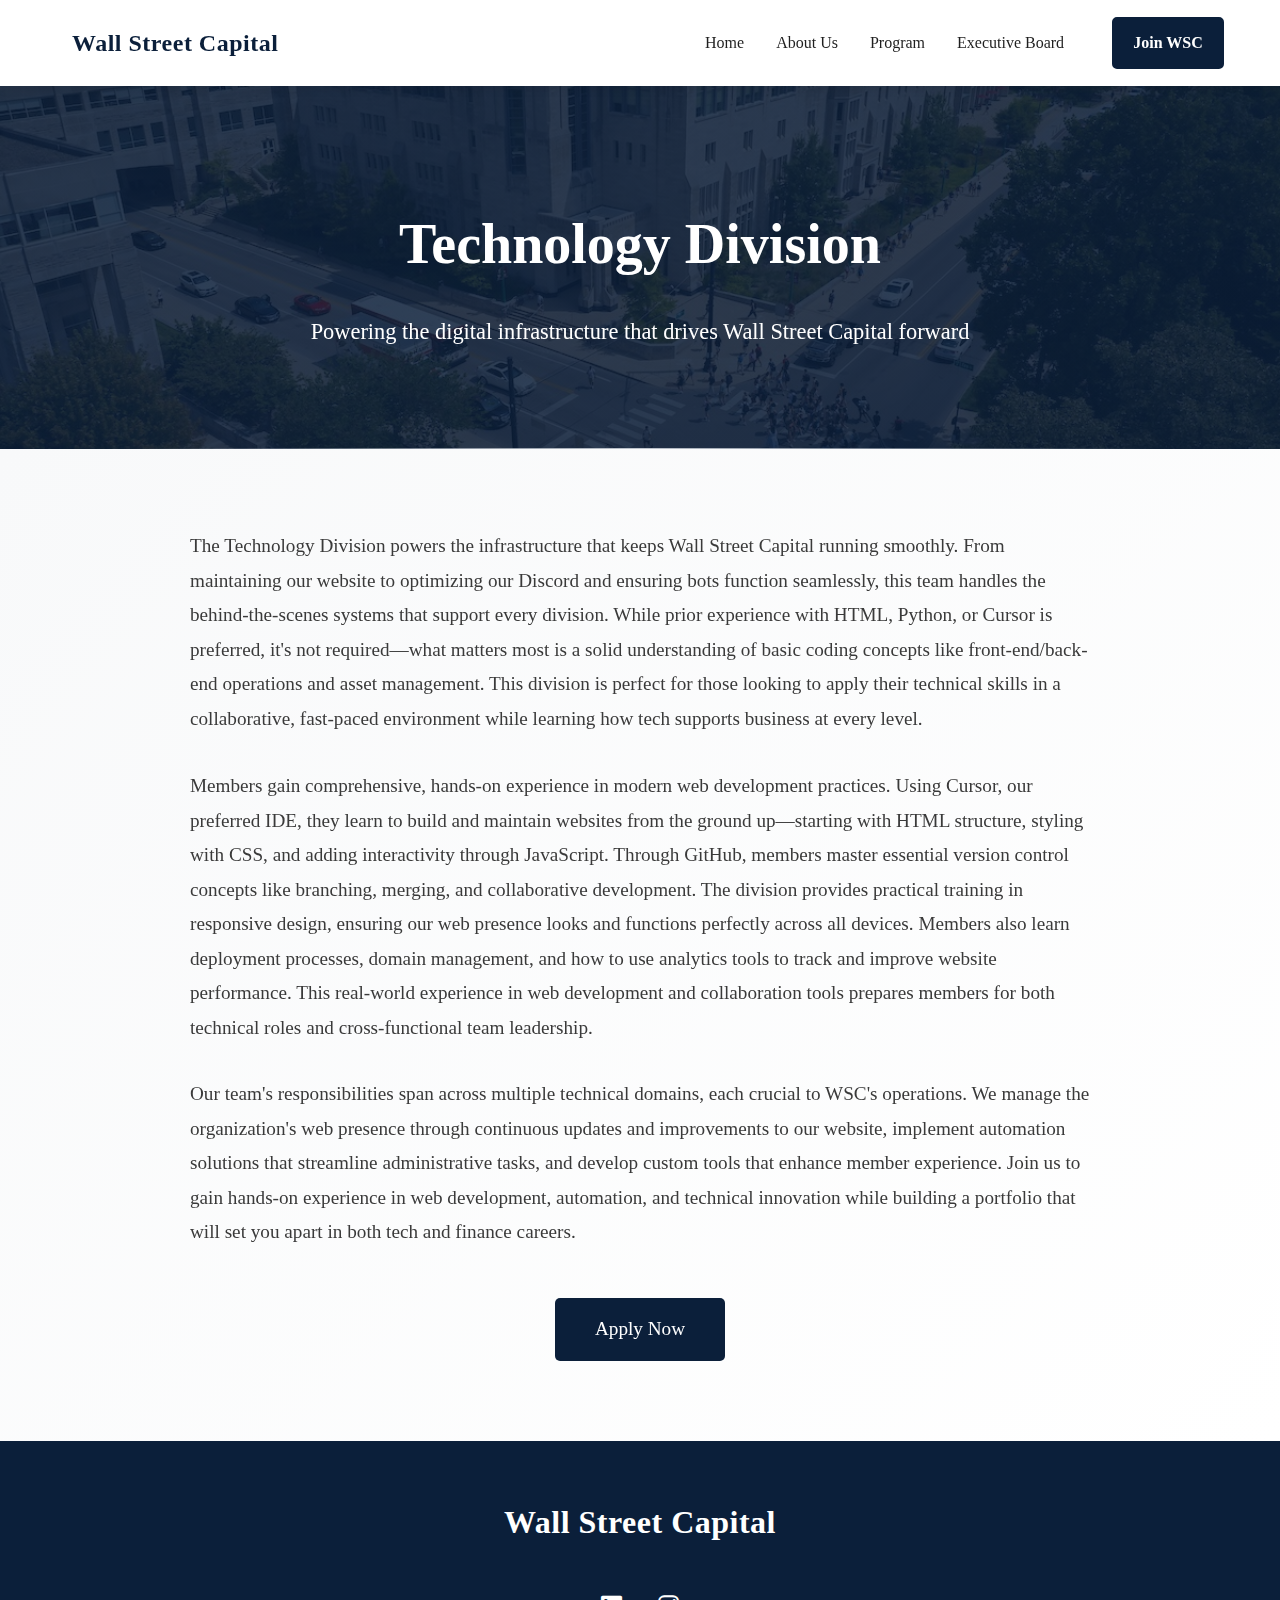
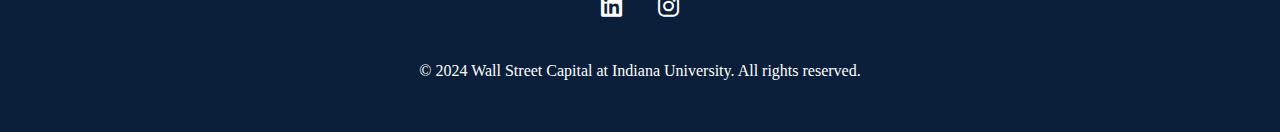
<file: wall-street-capital/technology.html>
<!DOCTYPE html>
<html lang="en">
<head>
    <meta charset="UTF-8">
    <meta name="viewport" content="width=device-width, initial-scale=1.0">
    <title>Technology Division - Wall Street Capital at IU Kelley</title>
    <meta name="description" content="Join Wall Street Capital's Technology Division at Indiana University's Kelley School of Business.">
    <link rel="stylesheet" href="styles.css">
    <link href="https://cdnjs.cloudflare.com/ajax/libs/font-awesome/6.0.0/css/all.min.css" rel="stylesheet">
</head>
<body>
    <nav class="navbar">
        <div class="nav-container">
            <div class="logo">
                <div class="logo-text">Wall Street Capital</div>
            </div>
            <ul class="nav-links">
                <li><a href="index.html#home">Home</a></li>
                <li><a href="index.html#about">About Us</a></li>
                <li><a href="index.html#program">Program</a></li>
                <li><a href="team.html">Executive Board</a></li>
                <li><a href="index.html#join" class="cta-button">Join WSC</a></li>
            </ul>
            <div class="mobile-menu">
                <i class="fas fa-bars"></i>
            </div>
        </div>
    </nav>

    <main>
        <section class="ib-hero">
            <div class="section-container">
                <h1 class="animate-text">Technology Division</h1>
                <p class="subtitle animate-text">Powering the digital infrastructure that drives Wall Street Capital forward</p>
            </div>
        </section>

        <section class="ib-overview">
            <div class="section-container">
                <div class="overview-content">
                    <p class="ib-description animate-text">
                        The Technology Division powers the infrastructure that keeps Wall Street Capital running smoothly. From maintaining our website to optimizing our Discord and ensuring bots function seamlessly, this team handles the behind-the-scenes systems that support every division. While prior experience with HTML, Python, or Cursor is preferred, it's not required—what matters most is a solid understanding of basic coding concepts like front-end/back-end operations and asset management. This division is perfect for those looking to apply their technical skills in a collaborative, fast-paced environment while learning how tech supports business at every level.
                    </p>

                    <p class="ib-description animate-text">
                        Members gain comprehensive, hands-on experience in modern web development practices. Using Cursor, our preferred IDE, they learn to build and maintain websites from the ground up—starting with HTML structure, styling with CSS, and adding interactivity through JavaScript. Through GitHub, members master essential version control concepts like branching, merging, and collaborative development. The division provides practical training in responsive design, ensuring our web presence looks and functions perfectly across all devices. Members also learn deployment processes, domain management, and how to use analytics tools to track and improve website performance. This real-world experience in web development and collaboration tools prepares members for both technical roles and cross-functional team leadership.
                    </p>

                    <p class="ib-description animate-text">
                        Our team's responsibilities span across multiple technical domains, each crucial to WSC's operations. We manage the organization's web presence through continuous updates and improvements to our website, implement automation solutions that streamline administrative tasks, and develop custom tools that enhance member experience. Join us to gain hands-on experience in web development, automation, and technical innovation while building a portfolio that will set you apart in both tech and finance careers.
                    </p>

                    <div class="ib-cta animate-text">
                        <a href="index.html#join" class="cta-button">Apply Now</a>
                    </div>
                </div>
            </div>
        </section>
    </main>

    <footer>
        <div class="footer-content">
            <div class="footer-logo">
                <div class="logo-text">Wall Street Capital</div>
            </div>
            <div class="footer-links">
                <div class="social-links">
                    <a href="https://www.linkedin.com/company/wallstreetcapital/posts/" target="_blank"><i class="fab fa-linkedin"></i></a>
                    <a href="https://www.instagram.com/wsc_iu/" target="_blank"><i class="fab fa-instagram"></i></a>
                </div>
            </div>
            <p class="copyright">© 2024 Wall Street Capital at Indiana University. All rights reserved.</p>
        </div>
    </footer>

    <script src="script.js"></script>
</body>
</html>
</file>
<file: wall-street-capital/styles.css>
:root {
    --primary-color: #0B1F3A;
    --accent-color: #BFC5CD;
    --text-dark: #1F1F1F;
    --text-body: #3A3A3A;
    --white: #FFFFFF;
    --section-padding: 80px 0;
}

* {
    margin: 0;
    padding: 0;
    box-sizing: border-box;
}

body {
    font-family: 'Times New Roman', serif;
    color: var(--text-body);
    line-height: 1.6;
}

h1, h2, h3, h4 {
    font-family: 'Times New Roman', serif;
    color: var(--text-dark);
}

.navbar {
    background-color: var(--white);
    position: fixed;
    width: 100%;
    top: 0;
    z-index: 1000;
    box-shadow: 0 2px 10px rgba(0, 0, 0, 0.1);
    transition: transform 0.3s ease;
}

.nav-container {
    max-width: 1200px;
    margin: 0 auto;
    padding: 1rem;
    display: flex;
    justify-content: space-between;
    align-items: center;
}

.logo-text {
    font-family: 'Times New Roman', serif;
    font-weight: 700;
    font-size: 1.5rem;
    color: var(--primary-color);
    background-color: var(--white);
    padding: 0.5rem 1rem;
    border-radius: 5px;
    letter-spacing: 0.5px;
}

.logo-large {
    width: 400px;
    height: auto;
    max-width: 100%;
    display: block;
    margin: 0 auto;
    padding: 2rem;
    background: linear-gradient(135deg, var(--white) 0%, #f8f9fa 100%);
    border-radius: 20px;
    box-shadow: 0 15px 35px rgba(0, 0, 0, 0.1);
    transition: transform 0.3s ease, box-shadow 0.3s ease;
}

.logo-large:hover {
    transform: translateY(-5px);
    box-shadow: 0 20px 40px rgba(0, 0, 0, 0.15);
}

.nav-links {
    display: flex;
    list-style: none;
    gap: 2rem;
    align-items: center;
}

.nav-links a {
    text-decoration: none;
    color: var(--text-dark);
    font-weight: 500;
    transition: color 0.3s ease;
}

.nav-links a:hover {
    color: var(--primary-color);
}

.cta-button {
    background-color: var(--primary-color);
    color: var(--white);
    padding: 0.8rem 1.5rem;
    border-radius: 5px;
    text-decoration: none;
    transition: all 0.3s ease;
    border: none;
    cursor: pointer;
    font-size: 1rem;
    font-weight: 500;
    display: inline-block;
}

.cta-button:hover {
    background-color: #163057;
    transform: translateY(-2px);
    box-shadow: 0 2px 8px rgba(0, 0, 0, 0.1);
}

.nav-links .cta-button {
    background-color: var(--primary-color);
    color: var(--white);
    padding: 0.7rem 1.2rem;
    margin-left: 1rem;
    font-weight: 600;
    border: 2px solid var(--primary-color);
}

.nav-links .cta-button:hover {
    background-color: transparent;
    color: var(--primary-color);
    border-color: var(--primary-color);
    transform: translateY(-2px);
    box-shadow: 0 2px 8px rgba(0, 0, 0, 0.1);
}

.mobile-menu {
    display: none;
    font-size: 1.5rem;
    cursor: pointer;
}

.hero {
    background-image: url('assets/campus pics/kelley-building.jpg');
    background-size: cover;
    background-position: center;
    background-repeat: no-repeat;
    color: var(--white);
    padding: 200px 0 100px;
    text-align: center;
    position: relative;
    margin-bottom: 2rem;
}

.hero::before {
    content: '';
    position: absolute;
    top: 0;
    left: 0;
    right: 0;
    bottom: 0;
    background: linear-gradient(45deg, rgba(11, 31, 58, 0.85) 0%, rgba(22, 48, 87, 0.85) 100%);
    z-index: 1;
}

.hero-content {
    position: relative;
    z-index: 2;
    max-width: 800px;
    margin: 0 auto;
    padding: 0 1rem;
}

.hero h1 {
    font-size: 3.5rem;
    margin-bottom: 1.5rem;
    color: var(--white);
    opacity: 0;
    animation: fadeInUp 0.8s cubic-bezier(0.22, 1, 0.36, 1) forwards;
    animation-delay: 0.1s;
}

.hero p {
    font-size: 1.2rem;
    margin-bottom: 2rem;
    opacity: 0;
    animation: fadeInUp 0.8s cubic-bezier(0.22, 1, 0.36, 1) forwards;
    animation-delay: 0.3s;
}

.hero .cta-button {
    opacity: 0;
    animation: fadeInUp 0.8s cubic-bezier(0.22, 1, 0.36, 1) forwards;
    animation-delay: 0.5s;
}

.section-container {
    max-width: 1200px;
    margin: 0 auto;
    padding: 0 2rem;
}

section {
    padding: var(--section-padding);
    position: relative;
}

section:not(:last-child)::after {
    content: '';
    position: absolute;
    bottom: 0;
    left: 50%;
    transform: translateX(-50%);
    width: 80%;
    max-width: 1200px;
    height: 1px;
    background: linear-gradient(to right, transparent, var(--accent-color), transparent);
}

.about {
    background: linear-gradient(135deg, #f8f9fa 0%, #ffffff 100%);
    padding: 100px 0;
    margin: 2rem 0;
    position: relative;
    overflow: hidden;
}

.about::before {
    content: '';
    position: absolute;
    top: -50%;
    right: -50%;
    width: 100%;
    height: 100%;
    background: radial-gradient(circle, rgba(191, 197, 205, 0.1) 0%, rgba(11, 31, 58, 0.05) 100%);
    border-radius: 50%;
    z-index: 1;
}

.about-content {
    display: grid;
    grid-template-columns: 1.2fr 0.8fr;
    gap: 4rem;
    align-items: center;
    position: relative;
    z-index: 2;
}

.about-text {
    padding: 2.5rem;
    background: var(--white);
    border-radius: 20px;
    box-shadow: 0 10px 30px rgba(0, 0, 0, 0.05);
    transform: translateY(0);
    transition: transform 0.3s ease, box-shadow 0.3s ease;
}

.about-text:hover {
    transform: translateY(-5px);
    box-shadow: 0 15px 35px rgba(0, 0, 0, 0.1);
}

.about-text h3 {
    color: var(--text-dark);
    font-size: 1.4rem;
    margin-bottom: 1rem;
    font-style: italic;
    font-weight: 600;
}

.about-text p {
    font-size: 1.1rem;
    line-height: 1.8;
    margin-bottom: 2rem;
    color: var(--text-body);
}

.about-text p:last-child {
    margin-bottom: 0;
}

.about-text .success-metrics {
    font-size: 1.1rem;
    line-height: 1.8;
    margin: 2rem 0 1.5rem;
    color: var(--text-body);
    border-top: 2px solid rgba(11, 31, 58, 0.1);
    padding-top: 2rem;
}

.about-text ul {
    margin: 1.5rem 0;
    padding-left: 0;
    list-style: none;
}

.about-text ul li {
    position: relative;
    padding-left: 2rem;
    margin-bottom: 1rem;
    font-size: 1.1rem;
    display: flex;
    align-items: center;
    color: var(--text-body);
}

.about-text ul li::before {
    content: '→';
    position: absolute;
    left: 0;
    color: var(--primary-color);
    font-weight: bold;
    transition: transform 0.3s ease;
}

.about-text ul li:hover::before {
    transform: translateX(5px);
}

.about-image {
    position: relative;
    padding: 2rem;
}

.logo-large {
    width: 400px;
    height: auto;
    max-width: 100%;
    display: block;
    margin: 0 auto;
    padding: 2rem;
    background: linear-gradient(135deg, var(--white) 0%, #f8f9fa 100%);
    border-radius: 20px;
    box-shadow: 0 15px 35px rgba(0, 0, 0, 0.1);
    transition: transform 0.3s ease, box-shadow 0.3s ease;
}

.logo-large:hover {
    transform: translateY(-5px);
    box-shadow: 0 20px 40px rgba(0, 0, 0, 0.15);
}

.special-features {
    background-color: var(--white);
    padding: 100px 0;
    margin: 2rem 0;
    position: relative;
}

.join {
    background-color: #f8f9fa;
    padding: 100px 0;
    margin: 2rem 0;
    position: relative;
}

.contact {
    background-color: var(--white);
    padding: 100px 0;
    margin: 2rem 0;
    position: relative;
}

section h2 {
    position: relative;
    text-align: center;
    margin-bottom: 3rem;
    font-size: 2.5rem;
    padding-bottom: 1rem;
}

section h2::after {
    content: '';
    position: absolute;
    bottom: 0;
    left: 50%;
    transform: translateX(-50%);
    width: 60px;
    height: 3px;
    background: var(--primary-color);
}

.about-image img {
    width: 100%;
    max-width: 300px;
    height: auto;
    border-radius: 10px;
    box-shadow: 0 5px 15px rgba(0, 0, 0, 0.1);
    padding: 20px;
    margin: 0 auto;
    display: block;
}

.timeline {
    display: grid;
    grid-template-columns: repeat(4, 1fr);
    gap: 2rem;
    margin-top: 3rem;
}

.timeline-item {
    text-align: center;
    padding: 2rem;
    background-color: var(--white);
    border-radius: 10px;
    box-shadow: 0 5px 15px rgba(0, 0, 0, 0.05);
    transition: transform 0.3s ease;
}

.timeline-item:hover {
    transform: translateY(-5px);
}

.timeline-item h3 {
    color: var(--primary-color);
    margin-bottom: 1rem;
}

.timeline-item h4 {
    margin-bottom: 1rem;
}

.join-content {
    display: grid;
    grid-template-columns: 1fr 1fr;
    gap: 4rem;
    align-items: start;
}

.requirements {
    background-color: var(--white);
    padding: 2rem;
    border-radius: 10px;
    box-shadow: 0 5px 15px rgba(0, 0, 0, 0.05);
}

.requirements h3 {
    color: var(--primary-color);
    margin-bottom: 1.5rem;
    font-size: 1.8rem;
}

.requirements ul {
    margin: 1rem 0;
    padding-left: 1.5rem;
    list-style: none;
}

.requirements ul li {
    margin-bottom: 1rem;
    padding-left: 2rem;
    position: relative;
}

.requirements ul li:before {
    content: '✓';
    position: absolute;
    left: 0;
    color: var(--primary-color);
    font-weight: bold;
}

.application {
    text-align: left;
    padding: 2.5rem;
    background-color: var(--white);
    border-radius: 10px;
    box-shadow: 0 5px 15px rgba(0, 0, 0, 0.05);
}

.application h3 {
    color: var(--primary-color);
    margin-bottom: 1.5rem;
    font-size: 1.8rem;
}

.application .process-steps {
    margin-bottom: 2rem;
}

.application .step {
    display: flex;
    align-items: flex-start;
    margin-bottom: 1.5rem;
    padding-left: 3rem;
    position: relative;
}

.application .step:before {
    content: attr(data-step);
    position: absolute;
    left: 0;
    width: 2rem;
    height: 2rem;
    background-color: var(--primary-color);
    color: var(--white);
    border-radius: 50%;
    display: flex;
    align-items: center;
    justify-content: center;
    font-weight: bold;
}

.application .step h4 {
    margin-bottom: 0.5rem;
    color: var(--primary-color);
}

.application .deadline {
    margin: 2rem 0;
    padding: 1rem;
    background-color: rgba(11, 31, 58, 0.1);
    border-radius: 5px;
    text-align: center;
    font-weight: 600;
}

.application .cta-button {
    width: 100%;
    text-align: center;
    margin-top: 1rem;
    font-size: 1.1rem;
    padding: 1rem 2rem;
}

.contact-content {
    display: grid;
    grid-template-columns: 1fr 2fr;
    gap: 4rem;
}

.contact-info {
    font-size: 1.2rem;
}

.contact-info p {
    margin-bottom: 1rem;
    display: flex;
    align-items: center;
}

.contact-info i {
    margin-right: 1rem;
    color: var(--primary-color);
    font-size: 1.5rem;
}

.contact-form {
    display: grid;
    gap: 1rem;
}

.contact-form input,
.contact-form textarea {
    padding: 1rem;
    border: 1px solid var(--accent-color);
    border-radius: 5px;
    font-family: 'Times New Roman', serif;
    transition: border-color 0.3s ease;
}

.contact-form input:focus,
.contact-form textarea:focus {
    outline: none;
    border-color: var(--primary-color);
}

.contact-form textarea {
    height: 150px;
    resize: vertical;
}

footer {
    background-color: var(--primary-color);
    color: var(--white);
    padding: 3rem 0;
}

.footer-content {
    max-width: 1200px;
    margin: 0 auto;
    padding: 0 1rem;
    text-align: center;
}

.footer-logo .logo-text {
    color: var(--white);
    margin-bottom: 2rem;
    background-color: transparent;
    font-size: 2rem;
}

.social-links {
    margin-bottom: 2rem;
}

.social-links a {
    color: var(--white);
    font-size: 1.5rem;
    margin: 0 1rem;
    transition: all 0.3s ease;
}

.social-links a:hover {
    opacity: 0.8;
    transform: translateY(-2px);
}

@media (max-width: 768px) {
    .nav-links {
        display: none;
        position: absolute;
        top: 100%;
        left: 0;
        right: 0;
        background: var(--white);
        padding: 1rem;
        flex-direction: column;
        align-items: center;
        box-shadow: 0 2px 10px rgba(0, 0, 0, 0.1);
    }

    .nav-links.active {
        display: flex;
    }

    .mobile-menu {
        display: block;
    }

    .hero h1 {
        font-size: 2.5rem;
    }

    .about-content,
    .timeline,
    .join-content,
    .contact-content {
        grid-template-columns: 1fr;
        gap: 2rem;
    }

    .timeline-item {
        padding: 1.5rem;
    }

    .logo-text {
        font-size: 1.2rem;
    }
    
    .footer-logo .logo-text {
        font-size: 1.5rem;
    }

    .logo-large {
        width: 300px;
        padding: 1.5rem;
    }
}

.team {
    padding: 160px 0 80px;
    background: linear-gradient(to bottom, #f8f9fa, #ffffff);
}

.team h2 {
    text-align: center;
    margin-bottom: 4rem;
    font-size: 3rem;
    color: var(--primary-color);
    position: relative;
}

.team h2::after {
    content: '';
    position: absolute;
    bottom: -15px;
    left: 50%;
    transform: translateX(-50%);
    width: 80px;
    height: 3px;
    background: linear-gradient(to right, var(--primary-color), var(--accent-color));
    border-radius: 2px;
}

.division {
    margin-bottom: 5rem;
    padding: 3rem;
    background: linear-gradient(to right, rgba(11, 31, 58, 0.03), rgba(255, 255, 255, 0.5));
    border-radius: 20px;
    box-shadow: 0 10px 30px rgba(0, 0, 0, 0.03);
    transition: transform 0.3s ease;
    opacity: 1;
}

.division:hover {
    transform: translateY(-5px);
}

.division-title {
    color: var(--text-dark);
    font-size: 2.2rem;
    margin-bottom: 2.5rem;
    padding-bottom: 1rem;
    border-bottom: 2px solid rgba(11, 31, 58, 0.1);
    text-align: left;
    position: relative;
}

.division-title::before {
    content: '';
    position: absolute;
    bottom: -2px;
    left: 0;
    width: 50px;
    height: 2px;
    background: var(--primary-color);
}

.team-grid {
    display: grid;
    grid-template-columns: repeat(auto-fit, minmax(280px, 1fr));
    gap: 2.5rem;
    padding: 1rem 0;
}

.team-member {
    text-align: center;
    background: #ffffff;
    border-radius: 15px;
    padding: 2rem;
    box-shadow: 0 8px 20px rgba(0, 0, 0, 0.06);
    transition: all 0.3s ease;
    position: relative;
    overflow: hidden;
    cursor: pointer;
}

.team-member::before {
    content: '';
    position: absolute;
    top: 0;
    left: 0;
    right: 0;
    height: 4px;
    background: linear-gradient(to right, var(--primary-color), var(--accent-color));
    opacity: 0;
    transition: opacity 0.3s ease;
}

.team-member:hover {
    transform: translateY(-8px);
    box-shadow: 0 15px 30px rgba(0, 0, 0, 0.1);
}

.team-member:hover::before {
    opacity: 1;
}

.member-image {
    width: 200px;
    height: 200px;
    margin: 0 auto 2rem;
    border-radius: 50%;
    overflow: hidden;
    background: #f8f9fa;
    border: 4px solid #ffffff;
    box-shadow: 0 5px 15px rgba(0, 0, 0, 0.08);
    transition: transform 0.3s ease;
}

.member-image img {
    width: 100%;
    height: 100%;
    object-fit: cover;
    transition: transform 0.3s ease;
}

.team-member:hover .member-image {
    transform: scale(1.05);
}

.team-member h3 {
    color: var(--text-dark);
    font-size: 1.2rem;
    margin-bottom: 0.5rem;
    font-weight: 600;
}

.team-member .member-name {
    color: var(--text-body);
    font-size: 1.1rem;
    margin: 0;
    font-weight: 500;
}

.team-member-link {
    text-decoration: none;
    color: inherit;
    display: block;
    position: relative;
}

.team-member-link::after {
    content: '\f08c';
    font-family: 'Font Awesome 6 Brands';
    position: absolute;
    top: 1rem;
    right: 1rem;
    color: #0077b5;
    font-size: 1.5rem;
    opacity: 0;
    transition: opacity 0.3s ease;
}

.team-member-link:hover::after {
    opacity: 1;
}

@media (max-width: 768px) {
    .team h2 {
        font-size: 2.5rem;
        margin-bottom: 3rem;
    }

    .division {
        padding: 2rem;
        margin-bottom: 3rem;
    }

    .division-title {
        font-size: 1.8rem;
        margin-bottom: 2rem;
    }

    .team-grid {
        grid-template-columns: repeat(auto-fit, minmax(240px, 1fr));
        gap: 2rem;
    }

    .member-image {
        width: 180px;
        height: 180px;
    }

    .team-member {
        padding: 1.5rem;
    }
}

/* Add smooth scroll behavior */
html {
    scroll-behavior: smooth;
}

/* Add fade-in animation for divisions */
@keyframes fadeInUp {
    from {
        opacity: 0;
        transform: translateY(30px);
    }
    to {
        opacity: 1;
        transform: translateY(0);
    }
}

.features-grid {
    display: grid;
    grid-template-columns: repeat(2, 1fr);
    gap: 3rem;
    margin-top: 3rem;
}

.feature-item {
    background: var(--white);
    padding: 2rem;
    border-radius: 15px;
    box-shadow: 0 5px 20px rgba(0, 0, 0, 0.05);
    transition: transform 0.3s ease, box-shadow 0.3s ease;
    position: relative;
    overflow: hidden;
}

.feature-item:hover {
    transform: translateY(-5px);
    box-shadow: 0 8px 25px rgba(0, 0, 0, 0.1);
}

.feature-icon {
    font-size: 2.5rem;
    color: var(--primary-color);
    margin-bottom: 1.5rem;
    opacity: 0.9;
}

.feature-item h3 {
    color: var(--primary-color);
    font-size: 1.5rem;
    margin-bottom: 1rem;
    font-weight: 600;
}

.feature-item p {
    color: var(--text-body);
    line-height: 1.7;
    font-size: 1.1rem;
}

.simulation-cta {
    text-align: center;
    margin-top: 4rem;
    padding: 3rem;
    background: linear-gradient(45deg, var(--primary-color) 0%, #163057 100%);
    border-radius: 15px;
    color: var(--white);
}

.simulation-cta h3 {
    color: var(--white);
    font-size: 2rem;
    margin-bottom: 1rem;
}

.simulation-cta p {
    font-size: 1.2rem;
    margin-bottom: 2rem;
    opacity: 0.9;
}

.simulation-cta .cta-button {
    background-color: var(--white);
    color: var(--primary-color);
    font-size: 1.1rem;
    padding: 1rem 2.5rem;
}

.simulation-cta .cta-button:hover {
    background-color: transparent;
    color: var(--white);
    border: 2px solid var(--white);
}

@media (max-width: 768px) {
    .features-grid {
        grid-template-columns: 1fr;
        gap: 2rem;
    }

    .feature-item {
        padding: 1.5rem;
    }

    .simulation-cta {
        padding: 2rem 1rem;
    }

    .simulation-cta h3 {
        font-size: 1.8rem;
    }
}

.divisions-section {
    background: linear-gradient(rgba(11, 31, 58, 0.85), rgba(11, 31, 58, 0.85)), url('assets/campus pics/virtual-tour-fall-social-share.jpg');
    background-size: cover;
    background-position: center;
    background-attachment: fixed;
    padding: 4rem 2rem;
    color: white;
}

.divisions-section h2 {
    color: var(--white);
    margin-bottom: 1rem;
}

.divisions-section h2::after {
    content: '';
    position: absolute;
    bottom: 0;
    left: 50%;
    transform: translateX(-50%);
    width: 60px;
    height: 3px;
    background: var(--white);
}

.divisions-section .subtitle {
    color: var(--white);
    font-size: 1.2rem;
    opacity: 0.9;
    text-align: center;
    margin-bottom: 3rem;
}

.divisions-grid {
    display: grid;
    grid-template-columns: repeat(4, 1fr);
    gap: 1.5rem;
    max-width: 1400px;
    margin: 0 auto;
}

.division-card {
    background: var(--primary-color);
    padding: 2rem;
    border-radius: 20px;
    display: flex;
    flex-direction: column;
    gap: 1.5rem;
    text-decoration: none;
    transition: transform 0.3s ease, box-shadow 0.3s ease;
    backdrop-filter: blur(5px);
    opacity: 0;
    animation: fadeInUp 0.8s cubic-bezier(0.22, 1, 0.36, 1) forwards;
    box-shadow: 0 4px 6px rgba(0, 0, 0, 0.1);
}

.division-card:hover {
    transform: translateY(-10px);
    box-shadow: 0 20px 30px rgba(0, 0, 0, 0.2);
}

.division-icon {
    width: 60px;
    height: 60px;
    background: rgba(255, 255, 255, 0.1);
    border-radius: 50%;
    display: flex;
    align-items: center;
    justify-content: center;
    transition: transform 0.3s ease;
}

.division-icon i {
    font-size: 24px;
    color: var(--white);
}

.division-card h3 {
    font-size: 1.4rem;
    color: var(--white);
    margin: 0;
}

.division-card p {
    font-size: 1rem;
    line-height: 1.5;
    margin: 0;
    color: var(--white);
    opacity: 0.9;
}

.division-features {
    list-style: none;
    padding: 0;
    margin: 0;
    font-size: 0.95rem;
}

.division-features li {
    margin-bottom: 0.5rem;
    color: var(--white);
    position: relative;
    padding-left: 1.5rem;
    opacity: 0.9;
}

.division-features li::before {
    content: "•";
    color: var(--white);
    position: absolute;
    left: 0;
}

@media (max-width: 1200px) {
    .divisions-grid {
        grid-template-columns: repeat(2, 1fr);
    }
    .division-card {
        padding: 2.5rem;
    }
}

@media (max-width: 768px) {
    .divisions-grid {
        grid-template-columns: 1fr;
    }
    .divisions-section {
        padding: 3rem 1rem;
    }
}

.market-prep {
    background: linear-gradient(rgba(11, 31, 58, 0.85), rgba(11, 31, 58, 0.85)),
                url('assets/divisions/wall-street.jpg');
    background-size: cover;
    background-position: center;
    background-attachment: fixed;
    padding: 100px 0;
    position: relative;
    overflow: hidden;
}

.market-prep-content {
    position: relative;
    z-index: 2;
}

.market-prep-text {
    max-width: 800px;
    margin: 0 auto 4rem;
    text-align: center;
}

.market-prep-text p {
    font-size: 1.2rem;
    line-height: 1.8;
    color: var(--white);
    opacity: 0.9;
}

.market-prep h2 {
    color: var(--white);
}

.market-prep h2::after {
    background: var(--white);
}

.market-prep-features {
    display: grid;
    grid-template-columns: repeat(3, 1fr);
    gap: 2rem;
    margin-top: 3rem;
}

.prep-feature {
    text-align: center;
    padding: 2rem;
    background: rgba(255, 255, 255, 0.95);
    border-radius: 15px;
    box-shadow: 0 5px 20px rgba(0, 0, 0, 0.2);
    transition: transform 0.3s ease, box-shadow 0.3s ease;
}

.prep-feature:hover {
    transform: translateY(-5px);
    box-shadow: 0 8px 25px rgba(0, 0, 0, 0.3);
}

.prep-feature i {
    font-size: 2.5rem;
    color: var(--primary-color);
    margin-bottom: 1.5rem;
}

.prep-feature h3 {
    color: var(--text-dark);
    font-size: 1.4rem;
    margin-bottom: 1rem;
    font-weight: 600;
}

.prep-feature p {
    color: var(--text-body);
    font-size: 1.1rem;
    line-height: 1.6;
}

@media (max-width: 768px) {
    .market-prep-features {
        grid-template-columns: 1fr;
        gap: 1.5rem;
    }

    .market-prep-text p {
        font-size: 1.1rem;
    }

    .prep-feature {
        padding: 1.5rem;
    }
}

/* StepStone Section Styles */
.stepstone {
    background: linear-gradient(135deg, #ffffff 0%, #f8f9fa 100%);
    padding: 80px 0;
    position: relative;
    overflow: hidden;
}

.stepstone::before {
    content: '';
    position: absolute;
    top: 0;
    right: 0;
    width: 100%;
    height: 100%;
    background: radial-gradient(circle at top right, rgba(11, 31, 58, 0.03) 0%, transparent 70%);
    z-index: 1;
}

.stepstone-header {
    text-align: center;
    margin-bottom: 3rem;
    position: relative;
    z-index: 2;
}

.stepstone-subtitle {
    font-size: 1.2rem;
    color: var(--text-body);
    margin-top: 0.8rem;
    opacity: 0.9;
}

.stepstone-content {
    position: relative;
    z-index: 2;
    max-width: 1100px;
    margin: 0 auto;
}

.benefits-grid {
    display: grid;
    grid-template-columns: repeat(3, 1fr);
    gap: 2rem;
    margin-bottom: 3rem;
}

.benefit-item {
    background: var(--white);
    padding: 2rem;
    border-radius: 15px;
    box-shadow: 0 10px 30px rgba(0, 0, 0, 0.05);
    transition: transform 0.3s ease, box-shadow 0.3s ease;
    text-align: center;
    position: relative;
    overflow: hidden;
}

.benefit-item::before {
    content: '';
    position: absolute;
    top: 0;
    left: 0;
    right: 0;
    height: 3px;
    background: linear-gradient(to right, var(--primary-color), #163057);
    opacity: 0;
    transition: opacity 0.3s ease;
}

.benefit-item:hover {
    transform: translateY(-5px);
    box-shadow: 0 15px 40px rgba(0, 0, 0, 0.1);
}

.benefit-item:hover::before {
    opacity: 1;
}

.benefit-icon {
    font-size: 2.2rem;
    color: var(--primary-color);
    height: 50px;
    width: 50px;
    background: rgba(11, 31, 58, 0.05);
    border-radius: 50%;
    display: flex;
    align-items: center;
    justify-content: center;
    margin: 0 auto 1.2rem;
    transition: transform 0.3s ease;
}

.benefit-item:hover .benefit-icon {
    transform: scale(1.1);
}

.benefit-item h4 {
    color: var(--text-dark);
    font-size: 1.3rem;
    margin-bottom: 0.8rem;
    font-weight: 600;
}

.benefit-item p {
    color: var(--text-body);
    font-size: 1.1rem;
    line-height: 1.6;
}

.stepstone-highlights {
    display: grid;
    grid-template-columns: repeat(2, 1fr);
    gap: 2rem;
    margin: 3rem 0;
}

.highlight-box {
    background: rgba(255, 255, 255, 0.7);
    backdrop-filter: blur(10px);
    padding: 2rem;
    border-radius: 15px;
    display: flex;
    align-items: center;
    gap: 1.5rem;
    transition: transform 0.3s ease;
}

.highlight-box:hover {
    transform: translateX(5px);
}

.highlight-icon {
    font-size: 2rem;
    color: var(--primary-color);
    background: rgba(11, 31, 58, 0.05);
    height: 50px;
    width: 50px;
    border-radius: 12px;
    display: flex;
    align-items: center;
    justify-content: center;
    flex-shrink: 0;
}

.highlight-content h3 {
    color: var(--text-dark);
    font-size: 1.3rem;
    margin-bottom: 0.5rem;
}

.highlight-content p {
    color: var(--text-body);
    font-size: 1.1rem;
    line-height: 1.5;
}

.stepstone-action {
    text-align: center;
    padding: 2.5rem;
    background: linear-gradient(45deg, var(--primary-color) 0%, #163057 100%);
    border-radius: 20px;
    color: var(--white);
}

.stepstone-action p {
    font-size: 1.2rem;
    margin-bottom: 1.2rem;
    opacity: 0.9;
}

.stepstone-action .cta-button {
    background-color: var(--white);
    color: var(--primary-color);
    font-size: 1.1rem;
    padding: 1rem 2.5rem;
    border: 2px solid var(--white);
}

.stepstone-action .cta-button:hover {
    background-color: transparent;
    color: var(--white);
}

@media (max-width: 768px) {
    .stepstone {
        padding: 60px 0;
    }

    .benefits-grid {
        grid-template-columns: 1fr;
        gap: 1.5rem;
        margin-bottom: 2rem;
    }

    .benefit-item {
        padding: 1.5rem;
    }

    .stepstone-action {
        padding: 2rem 1.5rem;
    }
}

.curriculum-grid {
    display: grid;
    grid-template-columns: repeat(2, 1fr);
    gap: 2rem;
    margin: 4rem 0;
}

.curriculum-item {
    background: var(--white);
    padding: 2.5rem;
    border-radius: 20px;
    box-shadow: 0 10px 30px rgba(0, 0, 0, 0.05);
    transition: all 0.3s ease;
    position: relative;
    overflow: hidden;
}

.curriculum-item::before {
    content: '';
    position: absolute;
    top: 0;
    left: 0;
    width: 4px;
    height: 100%;
    background: linear-gradient(to bottom, var(--primary-color), #163057);
    opacity: 0;
    transition: opacity 0.3s ease;
}

.curriculum-item:hover {
    transform: translateY(-5px);
    box-shadow: 0 15px 40px rgba(0, 0, 0, 0.1);
}

.curriculum-item:hover::before {
    opacity: 1;
}

.curriculum-icon {
    width: 60px;
    height: 60px;
    background: linear-gradient(135deg, var(--primary-color) 0%, #163057 100%);
    border-radius: 50%;
    display: flex;
    align-items: center;
    justify-content: center;
    margin-bottom: 1.5rem;
    transition: all 0.3s ease;
}

.curriculum-icon i {
    font-size: 1.8rem;
    color: var(--white);
}

.curriculum-item:hover .curriculum-icon {
    transform: scale(1.1) rotate(-5deg);
}

.curriculum-item h4 {
    color: var(--text-dark);
    font-size: 1.4rem;
    margin-bottom: 1rem;
    font-weight: 600;
}

.curriculum-item p {
    color: var(--text-body);
    font-size: 1.1rem;
    line-height: 1.6;
}

.recruiting-highlight {
    background: linear-gradient(135deg, var(--primary-color) 0%, #163057 100%);
    padding: 2.5rem;
    border-radius: 20px;
    display: flex;
    align-items: center;
    gap: 2rem;
    margin: 3rem 0;
    color: var(--white);
    transition: transform 0.3s ease;
}

.recruiting-highlight:hover {
    transform: translateY(-5px);
}

.recruiting-highlight .highlight-icon {
    width: 80px;
    height: 80px;
    background: rgba(255, 255, 255, 0.1);
    border-radius: 50%;
    display: flex;
    align-items: center;
    justify-content: center;
    flex-shrink: 0;
}

.recruiting-highlight .highlight-icon i {
    font-size: 2.5rem;
    color: var(--white);
}

.recruiting-highlight h3 {
    color: var(--white);
    font-size: 1.6rem;
    margin-bottom: 0.8rem;
}

.recruiting-highlight p {
    font-size: 1.1rem;
    opacity: 0.9;
    line-height: 1.6;
}

.curriculum-note {
    background: rgba(11, 31, 58, 0.05);
    border-radius: 15px;
    padding: 1.5rem;
    display: flex;
    align-items: center;
    gap: 1.5rem;
    margin: 3rem 0;
}

.curriculum-note i {
    font-size: 1.8rem;
    color: var(--primary-color);
}

.curriculum-note p {
    font-size: 1rem;
    color: var(--text-body);
    line-height: 1.6;
    margin: 0;
}

@media (max-width: 992px) {
    .curriculum-grid {
        grid-template-columns: 1fr;
        gap: 1.5rem;
    }

    .recruiting-highlight {
        flex-direction: column;
        text-align: center;
        padding: 2rem;
    }

    .curriculum-note {
        flex-direction: column;
        text-align: center;
        padding: 1.5rem;
    }
}

/* Investment Banking Page Styles */
.ib-hero {
    background: linear-gradient(rgba(11, 31, 58, 0.85), rgba(11, 31, 58, 0.85)),
                url('assets/campus pics/kelley-building.jpg');
    background-size: cover;
    background-position: center;
    padding: 200px 0 100px;
    text-align: center;
    color: var(--white);
}

.ib-hero h1 {
    font-size: 3.5rem;
    margin-bottom: 1.5rem;
    color: var(--white);
}

.ib-hero .subtitle {
    font-size: 1.4rem;
    max-width: 800px;
    margin: 0 auto;
    opacity: 0.9;
}

.ib-overview {
    padding: 80px 0;
    background: linear-gradient(135deg, #f8f9fa 0%, #ffffff 100%);
}

.ib-description {
    font-size: 1.2rem;
    line-height: 1.8;
    color: var(--text-body);
    margin-bottom: 2rem;
    max-width: 900px;
    margin-left: auto;
    margin-right: auto;
}

.ib-cta {
    text-align: center;
    margin-top: 3rem;
}

.ib-cta .cta-button {
    font-size: 1.2rem;
    padding: 1rem 2.5rem;
    background: var(--primary-color);
    transition: all 0.3s ease;
}

.ib-cta .cta-button:hover {
    transform: translateY(-3px);
    box-shadow: 0 5px 15px rgba(11, 31, 58, 0.2);
}

@media (max-width: 768px) {
    .ib-description {
        font-size: 1.1rem;
        padding: 0 1.5rem;
    }
}

.key-stats {
    display: grid;
    grid-template-columns: repeat(3, 1fr);
    gap: 2rem;
    margin-top: 4rem;
}

.stat-item {
    text-align: center;
    padding: 2rem;
    background: var(--white);
    border-radius: 15px;
    box-shadow: 0 10px 30px rgba(0, 0, 0, 0.05);
    transition: transform 0.3s ease;
}

.stat-item:hover {
    transform: translateY(-5px);
}

.stat-number {
    display: block;
    font-size: 2.5rem;
    font-weight: 700;
    color: var(--primary-color);
    margin-bottom: 1rem;
}

.stat-label {
    font-size: 1.1rem;
    color: var(--text-body);
}

.ib-curriculum {
    padding: 100px 0;
    background: var(--white);
}

.curriculum-tracks {
    display: grid;
    grid-template-columns: repeat(3, 1fr);
    gap: 2rem;
    margin-top: 3rem;
}

.track {
    background: var(--white);
    padding: 2.5rem;
    border-radius: 20px;
    box-shadow: 0 10px 30px rgba(0, 0, 0, 0.05);
    transition: transform 0.3s ease;
}

.track:hover {
    transform: translateY(-5px);
}

.track-icon {
    width: 70px;
    height: 70px;
    background: linear-gradient(135deg, var(--primary-color) 0%, #163057 100%);
    border-radius: 50%;
    display: flex;
    align-items: center;
    justify-content: center;
    margin-bottom: 1.5rem;
}

.track-icon i {
    font-size: 2rem;
    color: var(--white);
}

.track h3 {
    font-size: 1.4rem;
    margin-bottom: 1.5rem;
    color: var(--text-dark);
}

.track ul {
    list-style: none;
    padding: 0;
}

.track ul li {
    margin-bottom: 0.8rem;
    padding-left: 1.5rem;
    position: relative;
    color: var(--text-body);
}

.track ul li:before {
    content: '→';
    position: absolute;
    left: 0;
    color: var(--primary-color);
}

.ib-projects {
    padding: 100px 0;
    background: linear-gradient(135deg, #f8f9fa 0%, #ffffff 100%);
}

.projects-grid {
    display: grid;
    grid-template-columns: repeat(3, 1fr);
    gap: 2rem;
    margin-top: 3rem;
}

.project-card {
    background: var(--white);
    padding: 2.5rem;
    border-radius: 20px;
    box-shadow: 0 10px 30px rgba(0, 0, 0, 0.05);
    text-align: center;
    transition: transform 0.3s ease;
}

.project-card:hover {
    transform: translateY(-5px);
}

.project-icon {
    font-size: 2.5rem;
    color: var(--primary-color);
    margin-bottom: 1.5rem;
}

.project-card h3 {
    font-size: 1.4rem;
    margin-bottom: 1rem;
    color: var(--text-dark);
}

.project-card p {
    color: var(--text-body);
    line-height: 1.6;
}

.ib-success {
    padding: 100px 0;
    background: var(--white);
}

.success-grid {
    display: grid;
    grid-template-columns: repeat(2, 1fr);
    gap: 2rem;
    margin-top: 3rem;
}

.success-story {
    background: linear-gradient(135deg, var(--primary-color) 0%, #163057 100%);
    padding: 2.5rem;
    border-radius: 20px;
    color: var(--white);
}

.success-story blockquote {
    font-size: 1.2rem;
    line-height: 1.8;
    margin-bottom: 1.5rem;
    font-style: italic;
}

.success-story cite {
    display: block;
    font-size: 1rem;
    opacity: 0.9;
}

@media (max-width: 992px) {
    .curriculum-tracks,
    .projects-grid,
    .success-grid {
        grid-template-columns: repeat(2, 1fr);
    }
}

@media (max-width: 768px) {
    .ib-hero h1 {
        font-size: 2.5rem;
    }
    
    .key-stats,
    .curriculum-tracks,
    .projects-grid,
    .success-grid {
        grid-template-columns: 1fr;
    }
    
    .track,
    .project-card,
    .success-story {
        padding: 2rem;
    }
}

.tech-hero {
    min-height: 80vh;
    display: flex;
    align-items: center;
    justify-content: center;
    background: linear-gradient(rgba(11, 31, 58, 0.9), rgba(11, 31, 58, 0.95));
    position: relative;
    overflow: hidden;
}

.tech-hero::before {
    content: '';
    position: absolute;
    top: 0;
    left: 0;
    right: 0;
    bottom: 0;
    background: url('assets/campus pics/virtual-tour-fall-social-share.jpg') center/cover no-repeat;
    z-index: -1;
    filter: brightness(0.3);
}

.tech-hero .hero-content {
    text-align: center;
    max-width: 800px;
    margin: 0 auto;
    padding: 2rem;
}

.tech-hero h1 {
    font-size: 4rem;
    margin-bottom: 1.5rem;
    color: white;
    font-weight: 700;
}

.tech-hero .subtitle {
    font-size: 1.5rem;
    line-height: 1.6;
    color: rgba(255, 255, 255, 0.9);
    margin-bottom: 2rem;
}

.tech-hero .hero-cta {
    margin-top: 2rem;
}

.tech-hero .cta-button {
    font-size: 1.2rem;
    padding: 1rem 2.5rem;
    background: var(--accent-color);
    color: white;
    border: none;
    border-radius: 30px;
    transition: all 0.3s ease;
}

.tech-hero .cta-button:hover {
    transform: translateY(-2px);
    box-shadow: 0 5px 15px rgba(0, 0, 0, 0.3);
}

/* Animation classes */
.animate-text {
    opacity: 0;
    transform: translateY(20px);
    animation: fadeInUp 0.6s cubic-bezier(0.215, 0.61, 0.355, 1) forwards;
    animation-delay: 0.2s;
    will-change: transform, opacity;
}

.animate-text-delay {
    opacity: 0;
    transform: translateY(20px);
    animation: fadeInUp 0.6s cubic-bezier(0.215, 0.61, 0.355, 1) forwards;
    animation-delay: 0.4s;
    will-change: transform, opacity;
}

.animate-text-delay-2 {
    opacity: 0;
    transform: translateY(20px);
    animation: fadeInUp 0.6s cubic-bezier(0.215, 0.61, 0.355, 1) forwards;
    animation-delay: 0.6s;
    will-change: transform, opacity;
}

.animate-text-delay-3 {
    opacity: 0;
    transform: translateY(20px);
    animation: fadeInUp 0.6s cubic-bezier(0.215, 0.61, 0.355, 1) forwards;
    animation-delay: 0.8s;
    will-change: transform, opacity;
}

.animate-text-delay-4 {
    opacity: 0;
    transform: translateY(20px);
    animation: fadeInUp 0.6s cubic-bezier(0.215, 0.61, 0.355, 1) forwards;
    animation-delay: 1s;
    will-change: transform, opacity;
}

@media (max-width: 768px) {
    .tech-hero h1 {
        font-size: 2.5rem;
    }
    
    .tech-hero .subtitle {
        font-size: 1.2rem;
    }
}

.team .animate-text {
    opacity: 0;
    animation: fadeInUp 0.8s ease-out forwards !important;
    animation-delay: 0s !important;
}

.team .animate-text-delay {
    opacity: 0;
    animation: fadeInUp 0.8s ease-out forwards !important;
    animation-delay: 0.2s !important;
}

.team .animate-text-delay-2 {
    opacity: 0;
    animation: fadeInUp 0.8s ease-out forwards !important;
    animation-delay: 0.4s !important;
}

.team .animate-text-delay-3 {
    opacity: 0;
    animation: fadeInUp 0.8s ease-out forwards !important;
    animation-delay: 0.6s !important;
}

.team .animate-text-delay-4 {
    opacity: 0;
    animation: fadeInUp 0.8s ease-out forwards !important;
    animation-delay: 0.8s !important;
}

/* Division pages immediate animations */
.ib-hero .animate-text,
.ib-overview .animate-text {
    opacity: 1;
    transform: none;
    animation: none;
}

.tech-hero .animate-text,
.tech-overview .animate-text {
    opacity: 1;
    transform: none;
    animation: none;
}

.operations-hero .animate-text,
.operations-overview .animate-text {
    opacity: 1;
    transform: none;
    animation: none;
}

.marketing-hero .animate-text,
.marketing-overview .animate-text {
    opacity: 1;
    transform: none;
    animation: none;
}

/* Make all division page content visible immediately */
.ib-hero,
.tech-hero,
.operations-hero,
.marketing-hero,
.ib-overview,
.tech-overview,
.operations-overview,
.marketing-overview {
    opacity: 1 !important;
    transform: none !important;
    animation: none !important;
}

.ib-description,
.tech-description,
.operations-description,
.marketing-description {
    opacity: 1 !important;
    transform: none !important;
    animation: none !important;
}

.styled-logo {
    background: var(--primary-color);
    padding: 4rem;
    border-radius: 15px;
    box-shadow: 0 15px 35px rgba(0, 0, 0, 0.4);
    text-align: center;
    transition: transform 0.3s ease, box-shadow 0.3s ease;
    max-width: 500px;
    margin: 0 auto;
    position: relative;
    overflow: hidden;
}

.styled-logo:hover {
    transform: translateY(-5px);
    box-shadow: 0 20px 40px rgba(0, 0, 0, 0.5);
}

.logo-main {
    font-size: 8rem;
    font-weight: 700;
    color: var(--white);
    background: linear-gradient(180deg, 
        rgba(255, 255, 255, 1) 0%,
        rgba(255, 255, 255, 0.95) 25%,
        rgba(255, 255, 255, 0.9) 50%,
        rgba(255, 255, 255, 0.85) 75%,
        rgba(255, 255, 255, 0.8) 100%
    );
    -webkit-background-clip: text;
    background-clip: text;
    text-shadow: 
        0px 1px 2px rgba(0, 0, 0, 0.4),
        0px -1px 2px rgba(0, 0, 0, 0.4),
        1px 1px 3px rgba(0, 0, 0, 0.3),
        -1px -1px 3px rgba(0, 0, 0, 0.3),
        2px 2px 4px rgba(0, 0, 0, 0.4),
        -2px -2px 4px rgba(0, 0, 0, 0.4);
    letter-spacing: 0.1em;
    margin-bottom: 0;
    font-family: 'Times New Roman', serif;
    position: relative;
    z-index: 1;
}

.logo-main::before {
    content: 'WSC';
    position: absolute;
    top: 2px;
    left: 2px;
    right: 0;
    bottom: 0;
    z-index: -1;
    background: linear-gradient(180deg, rgba(255,255,255,0.3) 0%, rgba(255,255,255,0.1) 100%);
    -webkit-background-clip: text;
    background-clip: text;
    color: transparent;
}

.logo-sub, .logo-location {
    display: none;
}

@media (max-width: 768px) {
    .styled-logo {
        padding: 3rem;
        max-width: 400px;
    }
    
    .logo-main {
        font-size: 6rem;
    }
}

/* Simulation Workflow Section Styles */
.simulation-workflow {
    position: relative;
    padding: 80px 0;
    background-color: var(--primary-color);
    color: white;
    overflow: hidden;
}

.simulation-workflow::before {
    content: '';
    position: absolute;
    top: 0;
    left: 0;
    right: 0;
    bottom: 0;
    background: linear-gradient(45deg, rgba(0, 0, 0, 0.4) 0%, rgba(0, 0, 0, 0.1) 100%);
    z-index: 1;
}

.simulation-workflow .section-container {
    position: relative;
    z-index: 2;
}

.simulation-workflow h2 {
    margin-bottom: 20px;
}

.simulation-workflow .subtitle {
    font-size: 1.2rem;
    margin-bottom: 40px;
    max-width: 800px;
}

.workflow-grid {
    display: grid;
    grid-template-columns: repeat(2, 1fr);
    gap: 2.5rem;
    margin-top: 3rem;
}

.workflow-item {
    background: rgba(255, 255, 255, 0.1);
    backdrop-filter: blur(10px);
    padding: 2.5rem;
    border-radius: 15px;
    transition: transform 0.3s ease, box-shadow 0.3s ease;
}

.workflow-item:hover {
    transform: translateY(-5px);
    box-shadow: 0 15px 30px rgba(0, 0, 0, 0.2);
}

.workflow-icon {
    font-size: 2.5rem;
    color: var(--white);
    margin-bottom: 1.5rem;
    opacity: 0.9;
}

.workflow-item h3 {
    color: var(--white);
    font-size: 1.6rem;
    margin-bottom: 1.5rem;
}

.workflow-list {
    list-style: none;
    padding: 0;
    margin: 0;
}

.workflow-list li {
    margin-bottom: 1rem;
    padding-left: 1.5rem;
    position: relative;
    color: var(--white);
    opacity: 0.9;
    font-size: 1.1rem;
    line-height: 1.6;
}

.workflow-list li::before {
    content: "→";
    position: absolute;
    left: 0;
    color: var(--accent-color);
}

.workflow-list li strong {
    color: var(--accent-color);
    font-weight: 600;
}

@media (max-width: 992px) {
    .workflow-grid {
        grid-template-columns: 1fr;
        gap: 2rem;
    }

    .workflow-item {
        padding: 2rem;
    }

    .simulation-workflow {
        padding: 80px 0;
    }
}

@media (max-width: 768px) {
    .workflow-item h3 {
        font-size: 1.4rem;
    }

    .workflow-list li {
        font-size: 1rem;
    }

    .simulation-workflow {
        padding: 60px 0;
        text-align: center;
    }
    
    .simulation-workflow .subtitle {
        font-size: 1rem;
        margin-bottom: 30px;
    }
}
</file>
